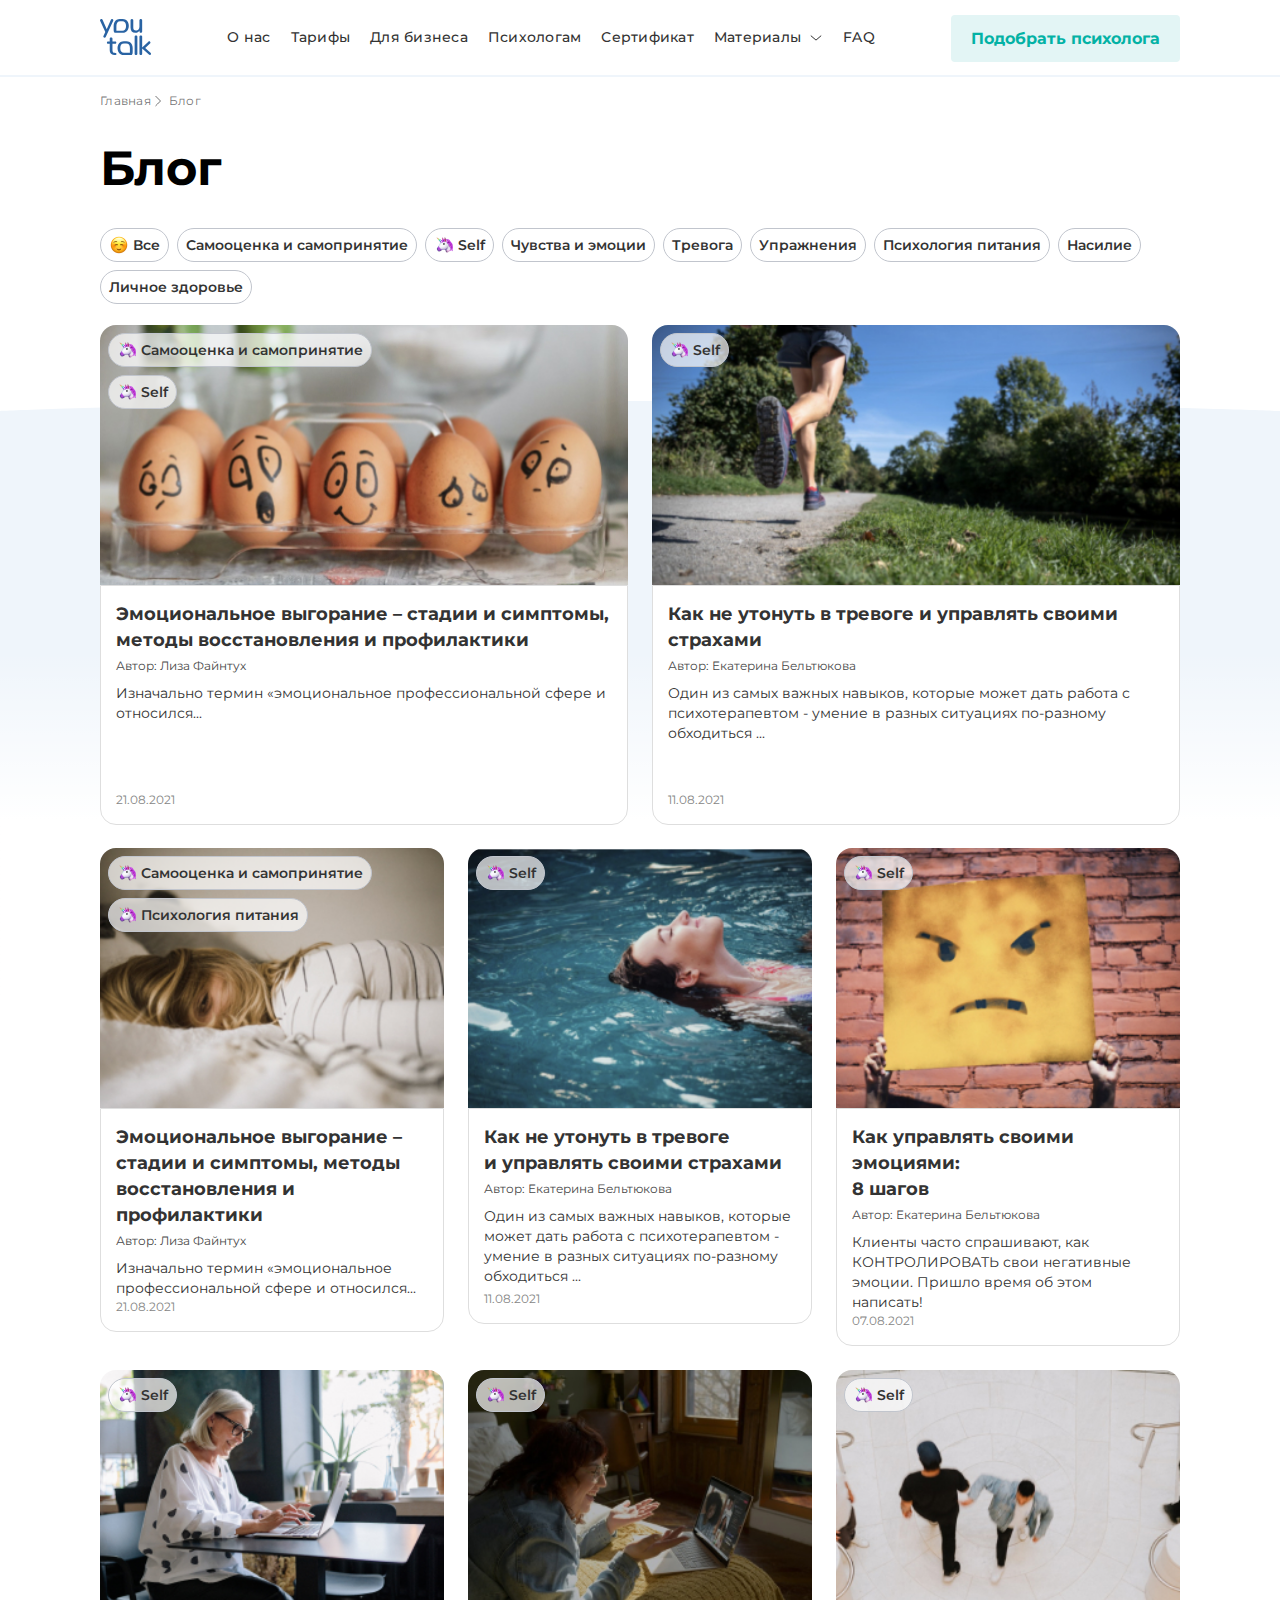
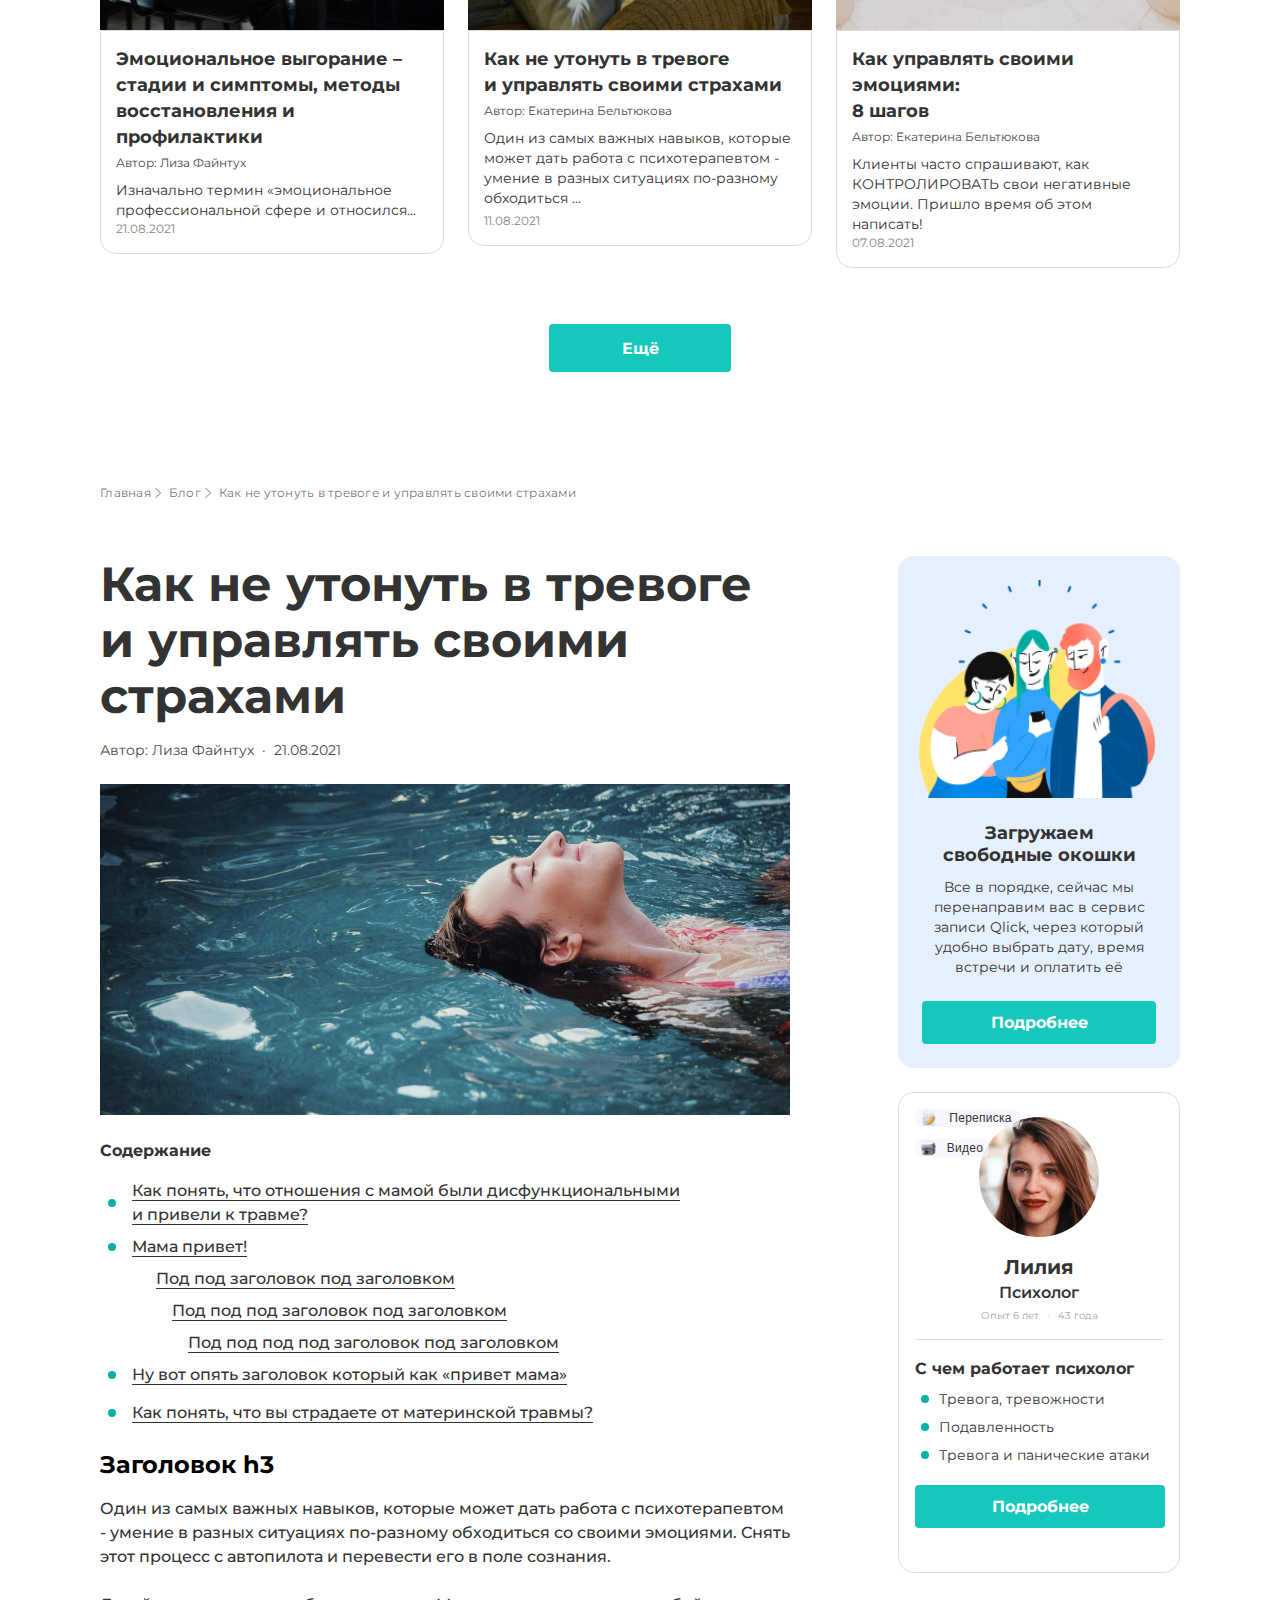
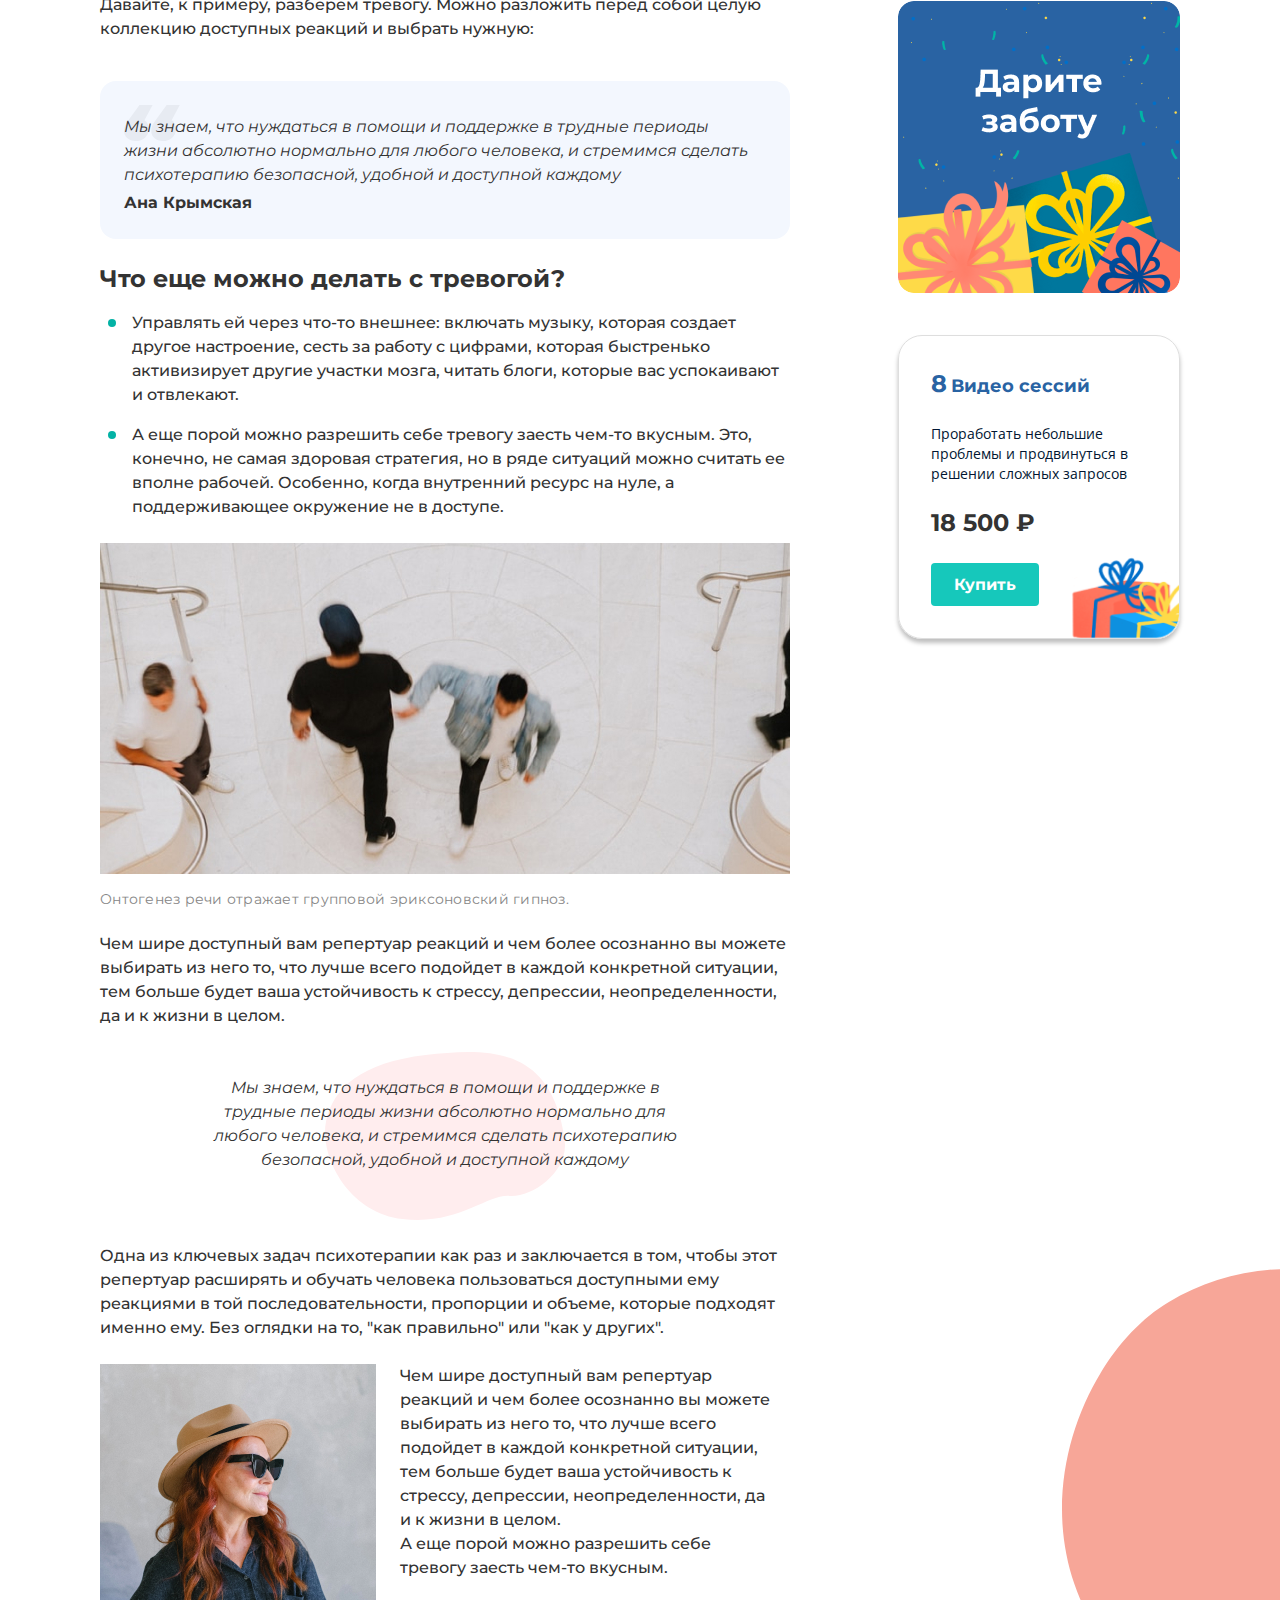
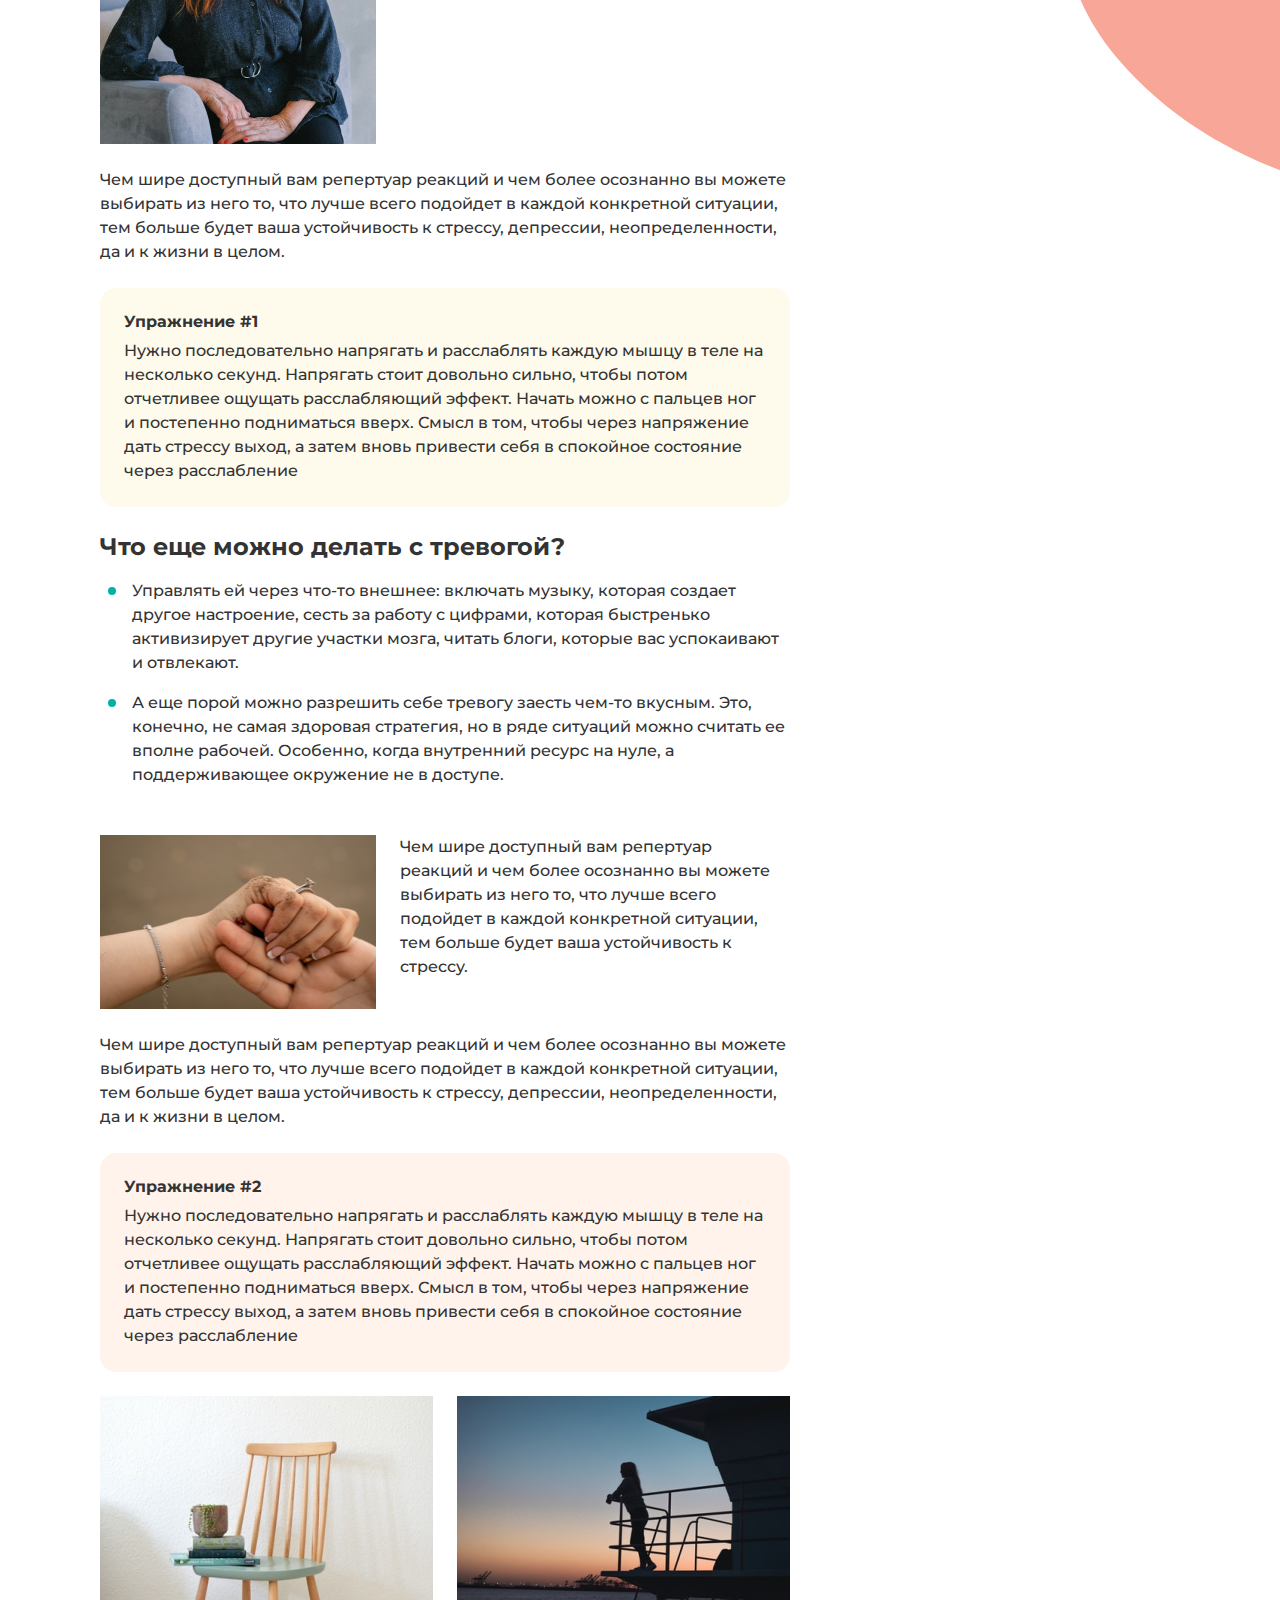
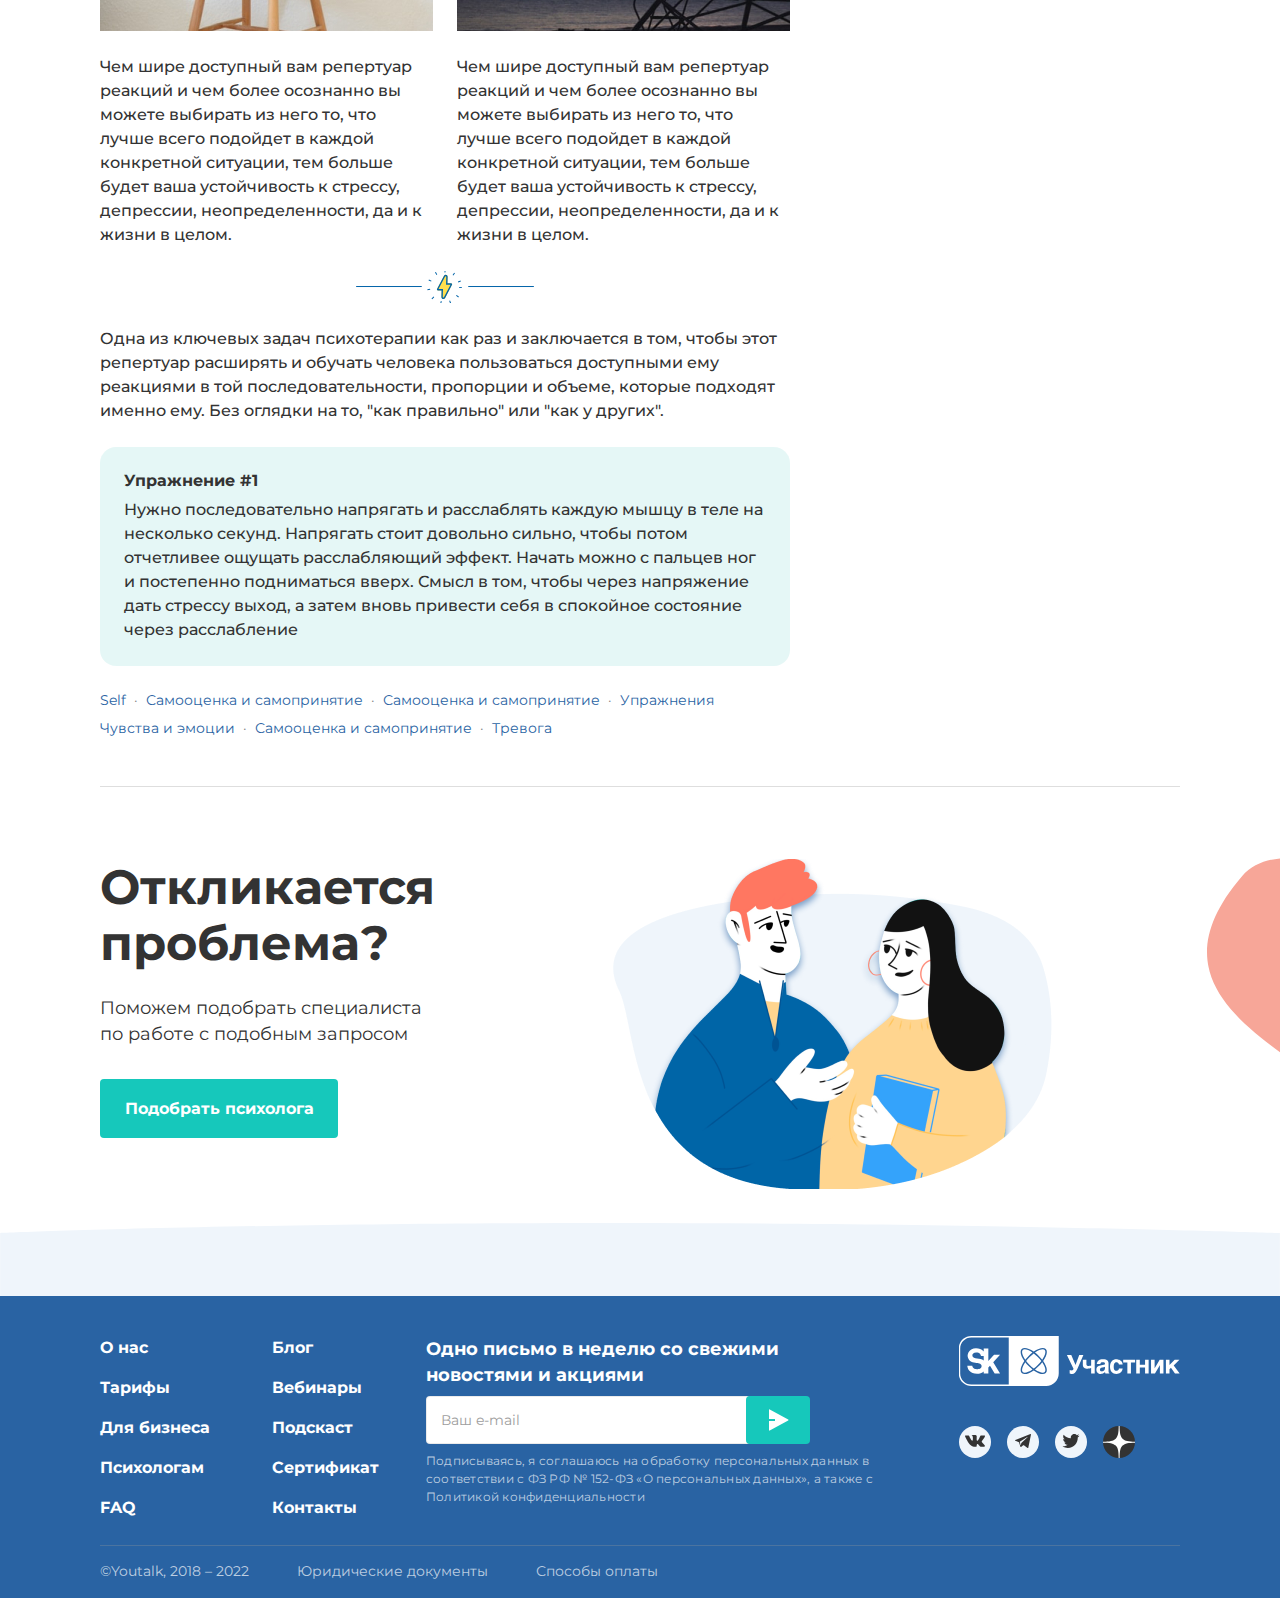
<file: index.html>
<!DOCTYPE html>
<html lang="ru">
<head>
	<meta charset="UTF-8">
	<meta name="viewport" content="width=device-width, initial-scale=1.0">
	<link rel="preconnect" href="https://fonts.googleapis.com">
	<link rel="preconnect" href="https://fonts.gstatic.com" crossorigin>
	<link href="https://fonts.googleapis.com/css2?family=Montserrat:ital,wght@0,400;0,500;0,600;0,700;1,400&family=Open+Sans&display=swap" rel="stylesheet">
	<link rel="stylesheet" href="css/style.css">
	<title>Проект реальный кейс от компании Youtalk 06.11.2023</title>
</head>
<!-- класс grid - сетка для упрощения вёрстки -->
<body>
	<header class="header container" id="home">
		<div class="header__inner">
			<a href="#" class="logo">
				<img class="logo-img" src="images/svg/header/logo.svg" alt="Логотип YouTalk">
			</a>
			<nav class="menu">
				<ul class="menu__list">
					<li>
						<a href="#" class="menu__link">О нас</a>
					</li>
					<li>
						<a href="#" class="menu__link">Тарифы</a>
					</li>
					<li>
						<a href="#" class="menu__link">Для бизнеса</a>
					</li>
					<li>
						<a href="#" class="menu__link">Психологам</a>
					</li>
					<li>
						<a href="#" class="menu__link">Сертификат</a>
					</li>
					<li>
						<div class="wrapper__item">
							<a href="#" class="menu__link">Материалы</a>
							<a href="#" class="menu__link">
								<img class="menu__link-svg" src="images/svg/header/arrow_down.svg" alt="Выподающее меню">
							</a>
						</div>
					</li>
					<li>
						<a href="#" class="menu__link">FAQ</a>
					</li>
				</ul>
			</nav>
			<button class="button header__btn" type="button">Подобрать психолога</button>
			<button class="header__burger" type="button"><img src="/images/svg/header/burger.svg" alt="burger menu" class="header__burger-img"></button>
		</div>
	</header>
	<main class="main">
		<section class="blog" id="blog">
			<div class="blog__background">
				<img class="blog__background-svg" src="images/svg/blog/blog_background.svg" alt="">
			</div>
			<div class="blog__wrapper container">
				<div class="nav-items">
					<a href="#home" class="nav-items__link">Главная</a>
						<img class="nav-items__svg" src="images/svg/generals/arrow_right.svg" alt="стрелка вправо">
					<a href="#blog" class="nav-items__link">Блог</a>
				</div>
				<h2 class="blog__title">Блог</h2>
				<div class="blog__buttons">
					<button class="btn btn--smile" type="button">Все</button>
					<button class="btn" type="button">Самооценка и самопринятие</button>
					<button class="btn btn--unicorn" type="button">Self</button>
					<button class="btn" type="button">Чувства и эмоции</button>
					<button class="btn" type="button">Тревога</button>
					<button class="btn" type="button">Упражнения</button>
					<button class="btn" type="button">Психология питания</button>
					<button class="btn" type="button">Насилие</button>
					<button class="btn" type="button">Личное здоровье</button>
				</div>
				<div class="blog__cards">
					<div class="blog__cards-big">
						<!-- card 01 -->
						<div class="blog__card blog__card--big">
							<div class="blog__card-top blog__card-top--big blog__card-img-01">
								<button class="btn btn--unicorn btn--blog" type="button">Самооценка и самопринятие</button>
								<button class="btn btn--unicorn btn--blog" type="button">Self</button>
							</div>
							<div class="blog__card-bottom blog__card-bottom--big">
								<h3 class="card-bottom__title">Эмоциональное выгорание – стадии и симптомы, методы восстановления и профилактики</h3>
								<p class="card-bottom__author">Автор: Лиза Файнтух</p>
								<p class="card-bottom__text">Изначально термин «эмоциональное профессиональной сфере и относился...</p>
								<time class="card-bottom__date" datetime="2021-08-21">21.08.2021</time>
							</div>
						</div>
						<!-- card 02 -->
						<div class="blog__card blog__card--big">
							<div class="blog__card-top blog__card-top--big blog__card-img-02">
								<button class="btn btn--unicorn btn--blog" type="button">Self</button>
							</div>
							<div class="blog__card-bottom blog__card-bottom--big">
								<h3 class="card-bottom__title">Как не утонуть в тревоге и управлять своими страхами</h3>
								<p class="card-bottom__author">Автор: Екатерина Бельтюкова</p>
								<p class="card-bottom__text">Один из самых важных навыков, которые может дать работа с психотерапевтом - умение в разных ситуациях по-разному обходиться ...</p>
								<time class="card-bottom__date" datetime="2021-08-11">11.08.2021</time>
							</div>
						</div>
					</div>
					<div class="blog__cards-middle">
						<!-- card 03 -->
						<div class="blog__card">
							<div class="blog__card-top blog__card-img-03">
								<button class="btn btn--unicorn btn--blog" type="button">Самооценка и самопринятие</button>
								<button class="btn btn--unicorn btn--blog" type="button">Психология питания</button>
							</div>
							<div class="blog__card-bottom">
								<h3 class="card-bottom__title">Эмоциональное выгорание – стадии и симптомы, методы восстановления и профилактики</h3>
								<p class="card-bottom__author">Автор: Лиза Файнтух</p>
								<p class="card-bottom__text">Изначально термин «эмоциональное профессиональной сфере и относился...</p>
								<time class="card-bottom__date" datetime="2021-08-21">21.08.2021</time>
							</div>
						</div>
						<!-- card 04 -->
						<div class="blog__card">
							<div class="blog__card-top blog__card-img-04">
								<button class="btn btn--unicorn btn--blog" type="button">Self</button>
							</div>
							<div class="blog__card-bottom">
								<h3 class="card-bottom__title">Как не утонуть в тревоге<br>и управлять своими страхами</h3>
								<p class="card-bottom__author">Автор: Екатерина Бельтюкова</p>
								<p class="card-bottom__text">Один из самых важных навыков, которые может дать работа с психотерапевтом - умение в разных ситуациях по-разному обходиться ...</p>
								<time class="card-bottom__date" datetime="2021-08-11">11.08.2021</time>
							</div>
						</div>
						<!-- card 05 -->
						<div class="blog__card">
							<div class="blog__card-top blog__card-img-05">
								<button class="btn btn--unicorn btn--blog" type="button">Self</button>
							</div>
							<div class="blog__card-bottom">
								<h3 class="card-bottom__title">Как управлять своими эмоциями:<br>8 шагов</h3>
								<p class="card-bottom__author">Автор: Екатерина Бельтюкова</p>
								<p class="card-bottom__text">Клиенты часто спрашивают, как КОНТРОЛИРОВАТЬ свои негативные эмоции. Пришло время об этом написать!</p>
								<time class="card-bottom__date" datetime="2021-08-07">07.08.2021</time>
							</div>
						</div>
						<!-- card 06 -->
						<div class="blog__card">
							<div class="blog__card-top blog__card-img-06">
								<button class="btn btn--unicorn btn--blog" type="button">Self</button>
							</div>
							<div class="blog__card-bottom">
								<h3 class="card-bottom__title">Эмоциональное выгорание – стадии и симптомы, методы восстановления и профилактики</h3>
								<p class="card-bottom__author">Автор: Лиза Файнтух</p>
								<p class="card-bottom__text">Изначально термин «эмоциональное профессиональной сфере и относился...</p>
								<time class="card-bottom__date" datetime="2021-08-21">21.08.2021</time>
							</div>
						</div>
						<!-- card 07 -->
						<div class="blog__card">
							<div class="blog__card-top blog__card-img-07">
								<button class="btn btn--unicorn btn--blog" type="button">Self</button>
							</div>
							<div class="blog__card-bottom">
								<h3 class="card-bottom__title">Как не утонуть в тревоге<br>и управлять своими страхами</h3>
								<p class="card-bottom__author">Автор: Екатерина Бельтюкова</p>
								<p class="card-bottom__text">Один из самых важных навыков, которые может дать работа с психотерапевтом - умение в разных ситуациях по-разному обходиться ...</p>
								<time class="card-bottom__date" datetime="2021-08-11">11.08.2021</time>
							</div>
						</div>
						<!-- card 08 -->
						<div class="blog__card">
							<div class="blog__card-top blog__card-img-08">
 								<button class="btn btn--unicorn btn--blog" type="button">Self</button>
							</div>
							<div class="blog__card-bottom">
								<h3 class="card-bottom__title">Как управлять своими эмоциями:<br>8 шагов</h3>
								<p class="card-bottom__author">Автор: Екатерина Бельтюкова</p>
								<p class="card-bottom__text">Клиенты часто спрашивают, как КОНТРОЛИРОВАТЬ свои негативные эмоции. Пришло время об этом написать!</p>
								<time class="card-bottom__date" datetime="2021-08-07">07.08.2021</time>
							</div>
						</div>
					</div>
				</div>
				<button type="button" class="button btn__blog">Ещё</button>
			</div>
		</section>
		<section class="articles">
			<article class="article-first" id="article-first">
				<div class="container">
					<div class="nav-items nav-items__article-first">
						<a href="#home" class="nav-items__link">Главная</a>
						<img class="nav-items__svg" src="/images/svg/generals/arrow_right.svg" alt="стрелка вправо">
						<a href="#blog" class="nav-items__link">Блог</a>
						<img class="nav-items__svg" src="/images/svg/generals/arrow_right.svg" alt="стрелка вправо">
						<a href="#article-first" class="nav-items__link nav-items__link--article-first">Как не утонуть в тревоге и управлять своими страхами</a>
					</div>
					<div class="article-first__inner">
						<div class="article-first__inner-container">
							<h2 class="article-first__title">
								Как не утонуть в тревоге и&#160;управлять своими страхами
							</h2>
							<div class="article-first__subtitle">
								<p class="article-first__subtitle-author">Автор: Лиза Файнтух</p>
								<span class="article-first__subtitle-point">·</span>
								<time class="article-first__subtitle-date" datetime="2021-08-21">21.08.2021</time>
								<span class="article-first__subtitle-point-link">·</span>
								<a href="#" class="article-first__subtitle-link link--1024">Self</a>
							</div>
							<div class="article-first__image-01"></div>
							<div class="article-first__items">
								<h4 class="article-first__items-title">Содержание</h4>
								<div class="article-first__items-links">
									<div class="article-first__item">
										<img src="images/svg/article-first/circle_24.svg" alt="точка" class="circle">
										<a href="#" class="article-first__link">Как понять, что отношения с мамой были дисфункциональными и привели к травме?</a>
									</div>
									<div class="article-first__item item--invisible1024">
										<div class="article-first__item-one item--invisible1024">
											<img src="images/svg/article-first/circle_24.svg" alt="точка" class="circle">
											<a href="#" class="article-first__link">Мама привет!</a>
										</div>
										<a href="#" class="article-first__link article-first__link--ml56 item--invisible1024">Под под заголовок под заголовком</a>
										<a href="#" class="article-first__link article-first__link--ml72 item--invisible1024">Под под под заголовок под заголовком</a>
										<a href="#" class="article-first__link article-first__link--ml88 item--invisible1024">Под под под под заголовок под заголовком</a>
									</div>
									<div class="article-first__item item--invisible1024">
										<img src="images/svg/article-first/circle_24.svg" alt="точка" class="circle item--invisible1024">
										<a href="#" class="article-first__link item--invisible1024">Ну вот опять заголовок который как «привет мама»</a>
									</div>
									<div class="article-first__item">
										<img src="images/svg/article-first/circle_24.svg" alt="точка" class="circle">
										<a href="#" class="article-first__link">Как понять, что вы страдаете от материнской травмы?</a>
									</div>
								</div>
							</div>
							<div class="article-first__content-one">
								<h3 class="content-one__title">Заголовок h3</h3>
								<p class="content-one__text text--type-one">
									Один из самых важных навыков, которые может дать работа с психотерапевтом - умение в разных ситуациях по-разному обходиться со своими эмоциями.  Снять этот процесс с автопилота и перевести его в поле сознания. <br><br> Давайте, к примеру, разберем тревогу. Можно разложить перед собой целую коллекцию доступных реакций и выбрать нужную:
								</p>
							</div>
							<div class="article-first__quote-block">
								<img class="article-first__quote-block-img" src="images/svg/article-first/quotation_marks.svg" alt="кавычки">
								<p class="article-first__quote-block-text">
									Мы знаем, что нуждаться в помощи и поддержке в трудные периоды жизни абсолютно нормально для любого человека, и стремимся сделать психотерапию безопасной, удобной и доступной каждому
								</p>
								<p class="article-first__quote-block-author">
									Ана Крымская
								</p>
							</div>
							<div class="article-first__decision-one">
								<h3 class="decision-one__title">
									Что еще можно делать с тревогой?
								</h3>
								<ul class="decision-one__list">
									<li class="decision-one__item text--type-one">
										<img src="images/svg/article-first/circle_24.svg" alt="точка" class="circle">
										Управлять ей через что-то внешнее: включать музыку, которая создает другое настроение, сесть за работу с цифрами, которая быстренько активизирует другие участки мозга, читать блоги, которые вас успокаивают и отвлекают.
									</li>
									<li class="decision-one__item text--type-one">
										<img src="images/svg/article-first/circle_24.svg" alt="точка" class="circle">
										А еще порой можно разрешить себе тревогу заесть чем-то вкусным. Это, конечно, не самая здоровая стратегия, но в ряде ситуаций можно считать ее вполне рабочей. Особенно, когда внутренний ресурс на нуле, а поддерживающее окружение не в доступе.
									</li>
								</ul>
							</div>
							<div class="article-first__image-02"></div>
							<p class="image-02__subtext">Онтогенез речи отражает групповой эриксоновский гипноз.</p>
							<div class="article-first__content">
								<div class="article-first__content-01">
									<p class="content-01__text text--type-one">
										Чем шире доступный вам репертуар реакций и чем более осознанно вы можете выбирать из него то, что лучше всего подойдет в каждой конкретной ситуации, тем больше будет ваша устойчивость к стрессу, депрессии, неопределенности, да и к жизни в целом.
									</p>
								</div>
								<div class="article-first__content-02">
									<img src="images/svg/article-first/content-02.svg" alt="розовый элипс" class="article-first__content-02-img">
									<p class="content-02__text">
										Мы знаем, что нуждаться в помощи и поддержке в трудные периоды жизни абсолютно нормально для любого человека, и стремимся сделать психотерапию безопасной, удобной и доступной каждому
									</p>
								</div>
								<div class="article-first__content-03">
									<p class="content-03__text text--type-one">
										Одна из ключевых задач психотерапии как раз и заключается в том, чтобы этот репертуар расширять и обучать человека пользоваться доступными ему реакциями в той последовательности, пропорции и объеме, которые подходят именно ему. Без оглядки на то, "как правильно" или "как у других".
									</p>
								</div>
								<div class="article-first__content-04">
									<div class="content-04__img"></div>
									<p class="content-04__text text--type-one">
										Чем шире доступный вам репертуар реакций и чем более осознанно вы можете выбирать из него то, что лучше всего подойдет в каждой конкретной ситуации, тем больше будет ваша устойчивость к стрессу, депрессии, неопределенности, да и к жизни в целом.<br> А еще порой можно разрешить себе тревогу заесть чем-то вкусным.  
									</p>
								</div>
								<div class="article-first__content-05">
									<div class="content-05__text text--type-one">
										Чем шире доступный вам репертуар реакций и чем более осознанно вы можете выбирать из него то, что лучше всего подойдет в каждой конкретной ситуации, тем больше будет ваша устойчивость к стрессу, депрессии, неопределенности, да и к жизни в целом.
									</div>
								</div>
								<div class="article-first__content-06">
									<h4 class="content-06__title">Упражнение #1</h4>
									<p class="content-06__text text--type-one">
										Нужно последовательно напрягать и расслаблять каждую мышцу в теле на несколько секунд. Напрягать стоит довольно сильно, чтобы потом отчетливее ощущать расслабляющий эффект. Начать можно с пальцев ног и постепенно подниматься вверх. Смысл в том, чтобы через напряжение дать стрессу выход, а затем вновь привести себя в спокойное состояние через расслабление
									</p>
								</div>
								<div class="article-first__content-07">
									<h3 class="content-07__title">
										Что еще можно делать с тревогой?
									</h3>
									<ul class="content-07__list">
										<li class="content-07__item text--type-one">
											<img src="images/svg/article-first/circle_24.svg" alt="точка" class="circle">
											Управлять ей через что-то внешнее: включать музыку, которая создает другое настроение, сесть за работу с цифрами, которая быстренько активизирует другие участки мозга, читать блоги, которые вас успокаивают и отвлекают.
										</li>
										<li class="content-07__item text--type-one">
											<img src="images/svg/article-first/circle_24.svg" alt="точка" class="circle">
											А еще порой можно разрешить себе тревогу заесть чем-то вкусным. Это, конечно, не самая здоровая стратегия, но в ряде ситуаций можно считать ее вполне рабочей. Особенно, когда внутренний ресурс на нуле, а поддерживающее окружение не в доступе.
										</li>
									</ul>
								</div>
								<div class="article-first__content-08">
									<div class="content-08__img"></div>
									<div class="content-08__text text--type-one">
										Чем шире доступный вам репертуар реакций и чем более осознанно вы можете выбирать из него то, что лучше всего подойдет в каждой конкретной ситуации, тем больше будет ваша устойчивость к стрессу.
									</div>
								</div>
								<div class="article-first__content-09">
									<div class="content-09__text text--type-one">
										Чем шире доступный вам репертуар реакций и чем более осознанно вы можете выбирать из него то, что лучше всего подойдет в каждой конкретной ситуации, тем больше будет ваша устойчивость к стрессу, депрессии, неопределенности, да и к жизни в целом.
									</div>
								</div>
								<div class="article-first__content-10">
									<h4 class="content-10__title">Упражнение #2</h4>
									<p class="content-10__text text--type-one">
										Нужно последовательно напрягать и расслаблять каждую мышцу в теле на несколько секунд. Напрягать стоит довольно сильно, чтобы потом отчетливее ощущать расслабляющий эффект. Начать можно с пальцев ног и постепенно подниматься вверх. Смысл в том, чтобы через напряжение дать стрессу выход, а затем вновь привести себя в спокойное состояние через расслабление
									</p>
								</div>
								<div class="article-first__content-11">
									<div class="article-first__content-12">
										<div class="content-12__img"></div>
										<p class="content-12__text text--type-one">
											Чем шире доступный вам репертуар реакций и чем более осознанно вы можете выбирать из него то, что лучше всего подойдет в каждой конкретной ситуации, тем больше будет ваша устойчивость к стрессу, депрессии, неопределенности, да и к жизни в целом.
										</p>
									</div>
									<div class="article-first__content-13">
										<div class="content-13__img"></div>
										<p class="content-13__text text--type-one">
											Чем шире доступный вам репертуар реакций и чем более осознанно вы можете выбирать из него то, что лучше всего подойдет в каждой конкретной ситуации, тем больше будет ваша устойчивость к стрессу, депрессии, неопределенности, да и к жизни в целом.
										</p>
									</div>
								</div>
								<div class="article-first__content-14"></div>
								<div class="article-first__content-15">
									<p class="content-15__text text--type-one">
										Одна из ключевых задач психотерапии как раз и заключается в том, чтобы этот репертуар расширять и обучать человека пользоваться доступными ему реакциями в той последовательности, пропорции и объеме, которые подходят именно ему. Без оглядки на то, "как правильно" или "как у других".
									</p>
								</div>
								<div class="article-first__content-16">
									<h4 class="content-16__title">Упражнение #1</h4>
									<p class="content-16__text text--type-one">
										Нужно последовательно напрягать и расслаблять каждую мышцу в теле на несколько секунд. Напрягать стоит довольно сильно, чтобы потом отчетливее ощущать расслабляющий эффект. Начать можно с пальцев ног и постепенно подниматься вверх. Смысл в том, чтобы через напряжение дать стрессу выход, а затем вновь привести себя в спокойное состояние через расслабление
									</p>
								</div>
								<div class="article-first__content-17">
									<a href="#" class="content-17__link">Self</a>
									<a href="#" class="content-17__link">Самооценка и самопринятие</a>
									<a href="#" class="content-17__link">Самооценка и самопринятие</a>
									<a href="#" class="content-17__link">Упражнения</a>
									<a href="#" class="content-17__link">Чувства и эмоции</a>
									<a href="#" class="content-17__link">Самооценка и самопринятие</a>
									<a href="#" class="content-17__link">Тревога</a>
								</div>
							</div>
						</div>
						<div class="article-first__aside-one">
							<div class="aside-one__img"></div>
							<div class="aside-one__desc">
								<h4 class="aside-one__title">
									Загружаем<br>свободные окошки
								</h4>
								<p class="aside-one__text">
									Все в порядке, сейчас мы перенаправим вас в сервис записи Qlick, через который удобно выбрать дату,  время встречи и оплатить её
								</p>
							</div>
							<button class="button btn__article btn__aside btn__aside-one" type="button">Подробнее</button>
						</div>
						<div class="article-first__aside-two">
							<div class="aside-two__top">
								<button class="btn__aside-card btn--list" type="button">Переписка</button>
								<button class="btn__aside-card btn--video" type="button">Видео</button>
							</div>
							<div class="aside-two__bottom">
								<p class="aside-two__bottom-name">
									Лилия
								</p>
								<p class="aside-two__bottom-profession">
									Психолог
								</p>
								<div class="aside-two__bottom-experience">
									<p class="bottom-experience__exp">Опыт 6 лет</p>
									<span class="bottom-experience__point">·</span>
									<p class="bottom-experience__text">43 года </p>
								</div>
								<h4 class="aside-two__bottom-title">С чем работает психолог</h4>
								<div class="bottom__subtitle-items">
									<div class="bottom__subtitle">
										<img src="images/svg/article-first/circle_20.svg" alt="точка" class="circle">
									<p class="bottom-subtitle__text">Тревога, тревожности</p>
									</div>
									<div class="bottom__subtitle">
										<img src="images/svg/article-first/circle_20.svg" alt="точка" class="circle">
									<p class="bottom-subtitle__text">Подавленность</p>
									</div>
									<div class="bottom__subtitle">
										<img src="images/svg/article-first/circle_20.svg" alt="точка" class="circle">
									<p class="bottom-subtitle__text">Тревога и панические атаки</p>
									</div>
								</div>
								<button class="button btn__article btn__aside btn__aside-two" type="button">Подробнее</button>
							</div>
						</div>
						<div class="article-first__aside-three">
							<a href="#" class="aside-three__img"></a>
						</div>
						<div class="article-first__aside-four">
							<div class="aside-four__titles">
								<p class="aside-four__title-number">8</p>
								<p class="aside-four__title">Видео сессий</p>
							</div>
							<p class="aside-four__text">Проработать небольшие проблемы и продвинуться в решении сложных запросов</p>
							<p class="aside-four__price">18 500 ₽</p>
							<button class="button btn__article btn__aside btn__aside-four" type="button">Купить</button>
						</div>
						<div class="article-first__bottom">
							<div class="article-first__bottom-block">
								<h2 class="bottom-block__title">Откликается проблема?</h2>
								<p class="bottom-block__text">
									Поможем подобрать специалиста по&#160;работе с подобным запросом
								</p>
								<button class="button btn__article" type="button">Подобрать психолога</button>
							</div>
						</div>
					</div>
				</div>
				<div class="background-elements">
					<img class="background-elements__bottom-img" src="images/png/article-first/bottom-img.png" alt="беседа">
					<img class="background-elements__bottom-img-01" src="images/svg/article-first/bg_image-01.svg" alt="элипс">
					<img class="background-elements__bottom-img-02" src="images/svg/article-first/bg_image-02.svg" alt="фон">
					<img class="background-elements__bottom" src="images/svg/article-first/article-first-background.svg" alt="элипс">
				</div>
			</article>
		</section>
	</main>
	<footer class="footer" id="footer">
		<div class="footer__top">
			<div class="footer__menu">
				<ul class="menu__left">
					<li>
						<a href="#" class="footer__menu-link">О нас</a>
					</li>
					<li>
						<a href="#" class="footer__menu-link">Тарифы</a>
					</li>
					<li>
						<a href="#" class="footer__menu-link">Для бизнеса</a>
					</li>
					<li>
						<a href="#" class="footer__menu-link">Психологам</a>
					</li>
					<li>
						<a href="#" class="footer__menu-link">FAQ</a>
					</li>
				</ul>
				<ul class="menu__right">
					<li>
						<a href="#blog" class="footer__menu-link">Блог</a>
					</li>
					<li>
						<a href="#" class="footer__menu-link">Вебинары</a>
					</li>
					<li><a
						 href="#" class="footer__menu-link">Подскаст</a>
					</li>
					<li>
						<a href="#" class="footer__menu-link">Сертификат</a>
					</li>
					<li>
						<a href="#" class="footer__menu-link">Контакты</a>
					</li>
				</ul>
			</div>
			<div class="footer__subscription">
				<h3 class="subscription__title">Одно письмо в неделю со свежими<br>новостями и акциями</h3>
				<form action="#" class="subscription__form">
					<label for="email"></label>
					<input class="form__input" id="email" name="email" type="email" placeholder="Ваш e-mail" required>
					<button class="subscription__button" type="submit">
						<img class="subscription__button-img" src="images/svg/footer/logo_arrow.svg" alt="Самолётик">
					</button>
				</form>
				<p class="subscription__text">Подписываясь, я соглашаюсь на обработку персональных данных в соответствии с ФЗ РФ № 152-ФЗ «О персональных данных», а также с Политикой конфиденциальности</p>
			</div>
			<div class="footer__logo">
				<img src="images/svg/footer/logo__participant.svg" alt="логотип Sk">
				<div class="footer__social">
					<div class="footer__social-circle">
						<a href="#" class="footer__social-link">
						<img src="images/svg/footer/logo_vk.svg" alt="логотип Вконтакте"></a>
					</div>
					<div class="footer__social-circle">
						<a href="#" class="footer__social-link">
						<img src="images/svg/footer/logo_telegram.svg" alt="логотип Телеграмм"></a>
					</div>
					<div class="footer__social-circle">
						<a href="#" class="footer__social-link">
						<img src="images/svg/footer/logo_twitter.svg" alt="логотип Твиттер"></a>
					</div>
					<a href="#" class="footer__social-link">
						<img src="images/svg/footer/logo_zen.svg" alt="логотип Дзен"></a>
				</div>
			</div>
		</div>
		<div class="footer__bottom">
			<p class="footer__bottom-text">
				©Youtalk, 2018 – 2022
			</p>
			<a href="#" class="footer__bottom-link">
				Юридические документы
			</a>
			<a href="#" class="footer__bottom-link">
				Способы оплаты
			</a>
		</div>
	</footer>
</body>
</html>
</file>
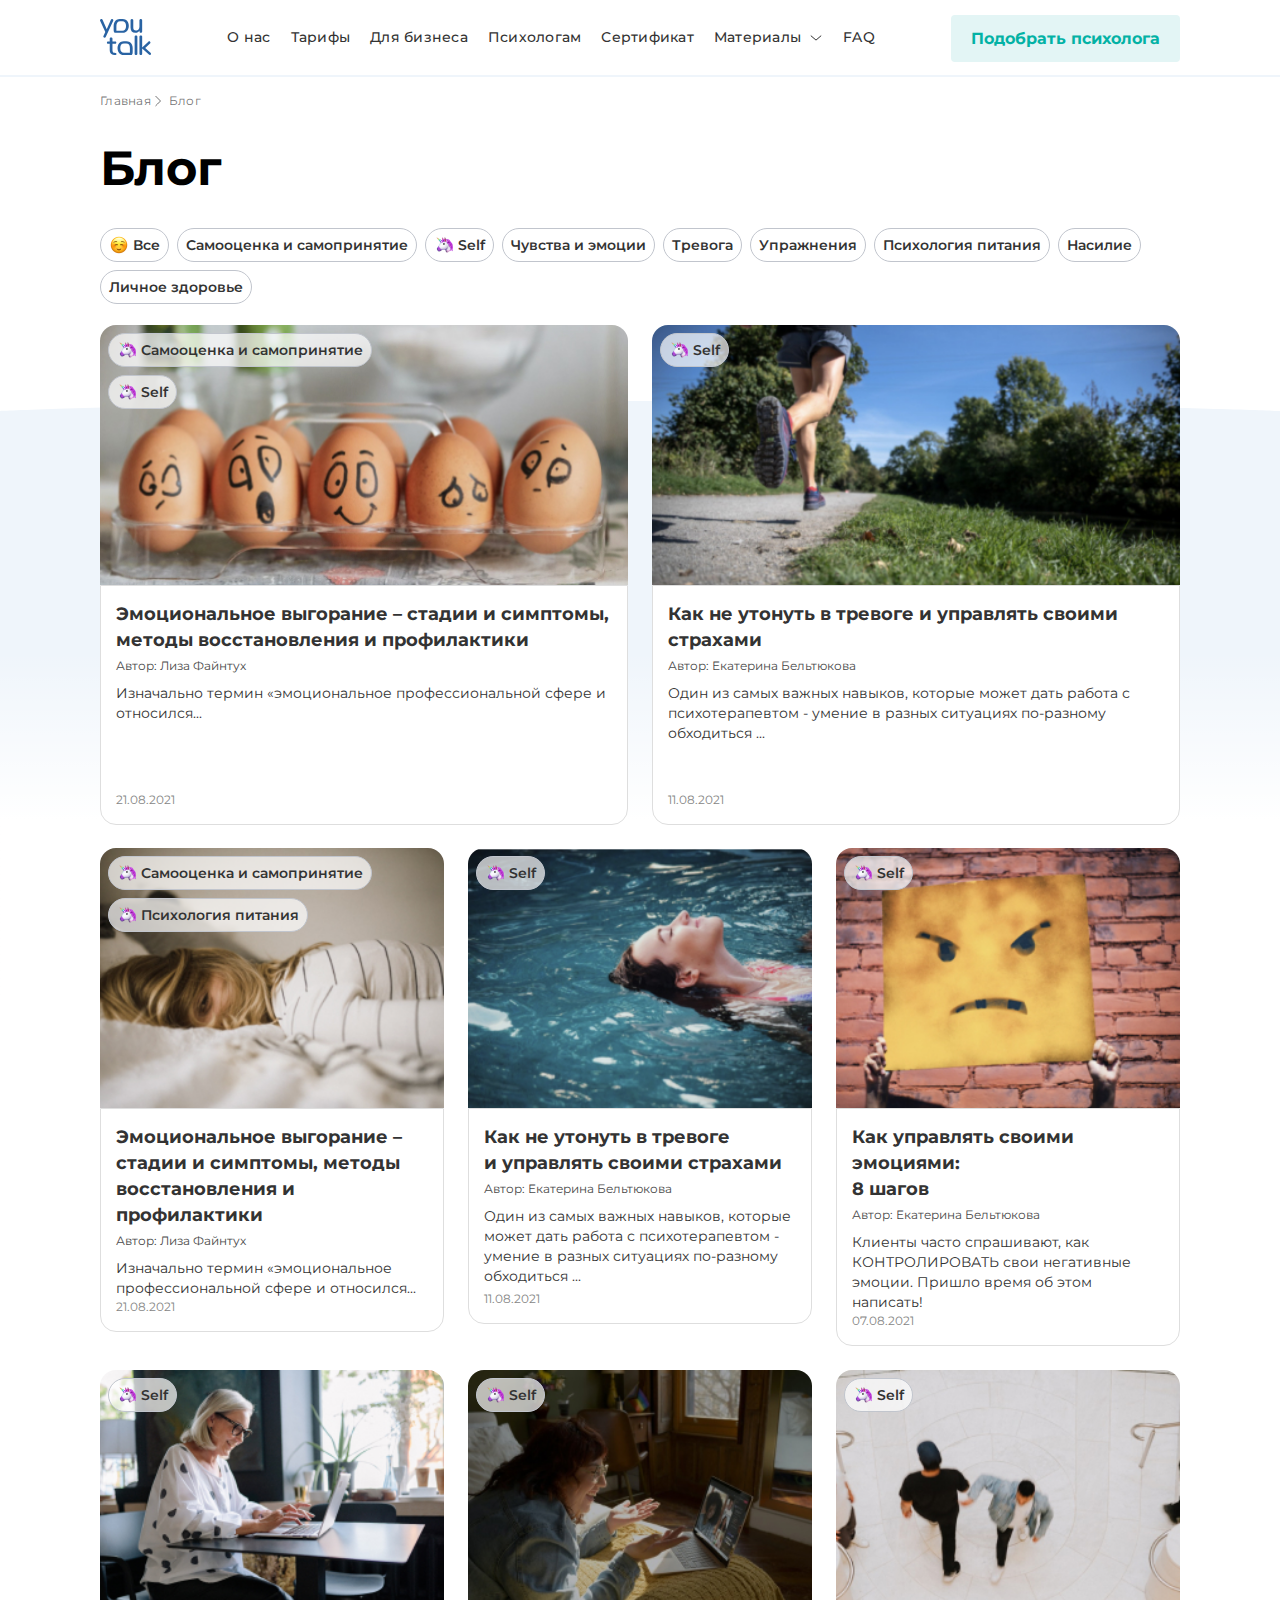
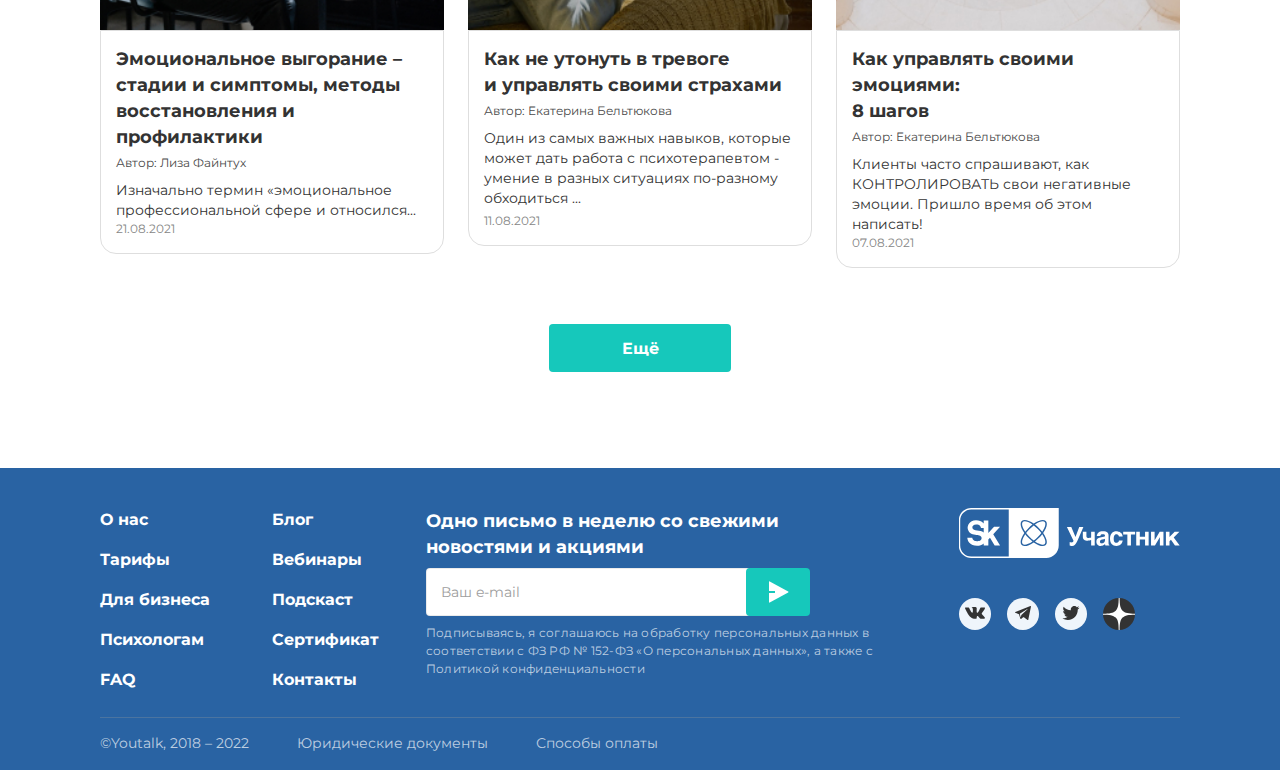
<file: index_page_01.html>
<!DOCTYPE html>
<html lang="ru">
<head>
	<meta charset="UTF-8">
	<meta name="viewport" content="width=device-width, initial-scale=1.0">
	<link rel="preconnect" href="https://fonts.googleapis.com">
	<link rel="preconnect" href="https://fonts.gstatic.com" crossorigin>
	<link href="https://fonts.googleapis.com/css2?family=Montserrat:ital,wght@0,400;0,500;0,600;0,700;1,400&family=Open+Sans&display=swap" rel="stylesheet">
	<link rel="stylesheet" href="css/style.css">
	<title>Youtalk Page Blog</title>
</head>
<body>
	<header class="header container" id="home">
		<div class="header__inner">
			<a href="#" class="logo">
				<img class="logo-img" src="images/svg/header/logo.svg" alt="Логотип YouTalk">
			</a>
			<nav class="menu">
				<ul class="menu__list">
					<li>
						<a href="#" class="menu__link">О нас</a>
					</li>
					<li>
						<a href="#" class="menu__link">Тарифы</a>
					</li>
					<li>
						<a href="#" class="menu__link">Для бизнеса</a>
					</li>
					<li>
						<a href="#" class="menu__link">Психологам</a>
					</li>
					<li>
						<a href="#" class="menu__link">Сертификат</a>
					</li>
					<li>
						<div class="wrapper__item">
							<a href="#" class="menu__link">Материалы</a>
							<a href="#" class="menu__link">
								<img class="menu__link-svg" src="images/svg/header/arrow_down.svg" alt="Выподающее меню">
							</a>
						</div>
					</li>
					<li>
						<a href="#" class="menu__link">FAQ</a>
					</li>
				</ul>
			</nav>
			<button class="button header__btn" type="button">Подобрать психолога</button>
			<button class="header__burger" type="button"><img src="/images/svg/header/burger.svg" alt="burger menu" class="header__burger-img"></button>
		</div>
	</header>
	<main class="main">
		<section class="blog" id="blog">
			<div class="blog__background">
				<img class="blog__background-svg" src="images/svg/blog/blog_background.svg" alt="">
			</div>
			<div class="blog__wrapper container">
				<div class="nav-items">
					<a href="#home" class="nav-items__link">Главная</a>
						<img class="nav-items__svg" src="images/svg/generals/arrow_right.svg" alt="стрелка вправо">
					<a href="#blog" class="nav-items__link">Блог</a>
				</div>
				<h2 class="blog__title">Блог</h2>
				<div class="blog__buttons">
					<button class="btn btn--smile" type="button">Все</button>
					<button class="btn" type="button">Самооценка и самопринятие</button>
					<button class="btn btn--unicorn" type="button">Self</button>
					<button class="btn" type="button">Чувства и эмоции</button>
					<button class="btn" type="button">Тревога</button>
					<button class="btn" type="button">Упражнения</button>
					<button class="btn" type="button">Психология питания</button>
					<button class="btn" type="button">Насилие</button>
					<button class="btn" type="button">Личное здоровье</button>
				</div>
				<div class="blog__cards">
					<div class="blog__cards-big">
						<!-- card 01 -->
						<div class="blog__card blog__card--big">
							<div class="blog__card-top blog__card-top--big blog__card-img-01">
								<button class="btn btn--unicorn btn--blog" type="button">Самооценка и самопринятие</button>
								<button class="btn btn--unicorn btn--blog" type="button">Self</button>
							</div>
							<div class="blog__card-bottom blog__card-bottom--big">
								<h3 class="card-bottom__title">Эмоциональное выгорание – стадии и симптомы, методы восстановления и профилактики</h3>
								<p class="card-bottom__author">Автор: Лиза Файнтух</p>
								<p class="card-bottom__text">Изначально термин «эмоциональное профессиональной сфере и относился...</p>
								<time class="card-bottom__date" datetime="2021-08-21">21.08.2021</time>
							</div>
						</div>
						<!-- card 02 -->
						<div class="blog__card blog__card--big">
							<div class="blog__card-top blog__card-top--big blog__card-img-02">
								<button class="btn btn--unicorn btn--blog" type="button">Self</button>
							</div>
							<div class="blog__card-bottom blog__card-bottom--big">
								<h3 class="card-bottom__title">Как не утонуть в тревоге и управлять своими страхами</h3>
								<p class="card-bottom__author">Автор: Екатерина Бельтюкова</p>
								<p class="card-bottom__text">Один из самых важных навыков, которые может дать работа с психотерапевтом - умение в разных ситуациях по-разному обходиться ...</p>
								<time class="card-bottom__date" datetime="2021-08-11">11.08.2021</time>
							</div>
						</div>
					</div>
					<div class="blog__cards-middle">
						<!-- card 03 -->
						<div class="blog__card">
							<div class="blog__card-top blog__card-img-03">
								<button class="btn btn--unicorn btn--blog" type="button">Самооценка и самопринятие</button>
								<button class="btn btn--unicorn btn--blog" type="button">Психология питания</button>
							</div>
							<div class="blog__card-bottom">
								<h3 class="card-bottom__title">Эмоциональное выгорание – стадии и симптомы, методы восстановления и профилактики</h3>
								<p class="card-bottom__author">Автор: Лиза Файнтух</p>
								<p class="card-bottom__text">Изначально термин «эмоциональное профессиональной сфере и относился...</p>
								<time class="card-bottom__date" datetime="2021-08-21">21.08.2021</time>
							</div>
						</div>
						<!-- card 04 -->
						<div class="blog__card">
							<div class="blog__card-top blog__card-img-04">
								<button class="btn btn--unicorn btn--blog" type="button">Self</button>
							</div>
							<div class="blog__card-bottom">
								<h3 class="card-bottom__title">Как не утонуть в тревоге<br>и управлять своими страхами</h3>
								<p class="card-bottom__author">Автор: Екатерина Бельтюкова</p>
								<p class="card-bottom__text">Один из самых важных навыков, которые может дать работа с психотерапевтом - умение в разных ситуациях по-разному обходиться ...</p>
								<time class="card-bottom__date" datetime="2021-08-11">11.08.2021</time>
							</div>
						</div>
						<!-- card 05 -->
						<div class="blog__card">
							<div class="blog__card-top blog__card-img-05">
								<button class="btn btn--unicorn btn--blog" type="button">Self</button>
							</div>
							<div class="blog__card-bottom">
								<h3 class="card-bottom__title">Как управлять своими эмоциями:<br>8 шагов</h3>
								<p class="card-bottom__author">Автор: Екатерина Бельтюкова</p>
								<p class="card-bottom__text">Клиенты часто спрашивают, как КОНТРОЛИРОВАТЬ свои негативные эмоции. Пришло время об этом написать!</p>
								<time class="card-bottom__date" datetime="2021-08-07">07.08.2021</time>
							</div>
						</div>
						<!-- card 06 -->
						<div class="blog__card">
							<div class="blog__card-top blog__card-img-06">
								<button class="btn btn--unicorn btn--blog" type="button">Self</button>
							</div>
							<div class="blog__card-bottom">
								<h3 class="card-bottom__title">Эмоциональное выгорание – стадии и симптомы, методы восстановления и профилактики</h3>
								<p class="card-bottom__author">Автор: Лиза Файнтух</p>
								<p class="card-bottom__text">Изначально термин «эмоциональное профессиональной сфере и относился...</p>
								<time class="card-bottom__date" datetime="2021-08-21">21.08.2021</time>
							</div>
						</div>
						<!-- card 07 -->
						<div class="blog__card">
							<div class="blog__card-top blog__card-img-07">
								<button class="btn btn--unicorn btn--blog" type="button">Self</button>
							</div>
							<div class="blog__card-bottom">
								<h3 class="card-bottom__title">Как не утонуть в тревоге<br>и управлять своими страхами</h3>
								<p class="card-bottom__author">Автор: Екатерина Бельтюкова</p>
								<p class="card-bottom__text">Один из самых важных навыков, которые может дать работа с психотерапевтом - умение в разных ситуациях по-разному обходиться ...</p>
								<time class="card-bottom__date" datetime="2021-08-11">11.08.2021</time>
							</div>
						</div>
						<!-- card 08 -->
						<div class="blog__card">
							<div class="blog__card-top blog__card-img-08">
 								<button class="btn btn--unicorn btn--blog" type="button">Self</button>
							</div>
							<div class="blog__card-bottom">
								<h3 class="card-bottom__title">Как управлять своими эмоциями:<br>8 шагов</h3>
								<p class="card-bottom__author">Автор: Екатерина Бельтюкова</p>
								<p class="card-bottom__text">Клиенты часто спрашивают, как КОНТРОЛИРОВАТЬ свои негативные эмоции. Пришло время об этом написать!</p>
								<time class="card-bottom__date" datetime="2021-08-07">07.08.2021</time>
							</div>
						</div>
					</div>
				</div>
				<button type="button" class="button btn__blog">Ещё</button>
			</div>
		</section>
	</main>
	<footer class="footer" id="footer">
		<div class="footer__top">
			<div class="footer__menu">
				<ul class="menu__left">
					<li>
						<a href="#" class="footer__menu-link">О нас</a>
					</li>
					<li>
						<a href="#" class="footer__menu-link">Тарифы</a>
					</li>
					<li>
						<a href="#" class="footer__menu-link">Для бизнеса</a>
					</li>
					<li>
						<a href="#" class="footer__menu-link">Психологам</a>
					</li>
					<li>
						<a href="#" class="footer__menu-link">FAQ</a>
					</li>
				</ul>
				<ul class="menu__right">
					<li>
						<a href="#blog" class="footer__menu-link">Блог</a>
					</li>
					<li>
						<a href="#" class="footer__menu-link">Вебинары</a>
					</li>
					<li><a
						 href="#" class="footer__menu-link">Подскаст</a>
					</li>
					<li>
						<a href="#" class="footer__menu-link">Сертификат</a>
					</li>
					<li>
						<a href="#" class="footer__menu-link">Контакты</a>
					</li>
				</ul>
			</div>
			<div class="footer__subscription">
				<h3 class="subscription__title">Одно письмо в неделю со свежими<br>новостями и акциями</h3>
				<form action="#" class="subscription__form">
					<label for="email"></label>
					<input class="form__input" id="email" name="email" type="email" placeholder="Ваш e-mail" required>
					<button class="subscription__button" type="submit">
						<img class="subscription__button-img" src="images/svg/footer/logo_arrow.svg" alt="Самолётик">
					</button>
				</form>
				<p class="subscription__text">Подписываясь, я соглашаюсь на обработку персональных данных в соответствии с ФЗ РФ № 152-ФЗ «О персональных данных», а также с Политикой конфиденциальности</p>
			</div>
			<div class="footer__logo">
				<img src="images/svg/footer/logo__participant.svg" alt="логотип Sk">
				<div class="footer__social">
					<div class="footer__social-circle">
						<a href="#" class="footer__social-link">
						<img src="images/svg/footer/logo_vk.svg" alt="логотип Вконтакте"></a>
					</div>
					<div class="footer__social-circle">
						<a href="#" class="footer__social-link">
						<img src="images/svg/footer/logo_telegram.svg" alt="логотип Телеграмм"></a>
					</div>
					<div class="footer__social-circle">
						<a href="#" class="footer__social-link">
						<img src="images/svg/footer/logo_twitter.svg" alt="логотип Твиттер"></a>
					</div>
					<a href="#" class="footer__social-link">
						<img src="images/svg/footer/logo_zen.svg" alt="логотип Дзен"></a>
				</div>
			</div>
		</div>
		<div class="footer__bottom">
			<p class="footer__bottom-text">
				©Youtalk, 2018 – 2022
			</p>
			<a href="#" class="footer__bottom-link">
				Юридические документы
			</a>
			<a href="#" class="footer__bottom-link">
				Способы оплаты
			</a>
		</div>
	</footer>
</body>
</html>
</file>
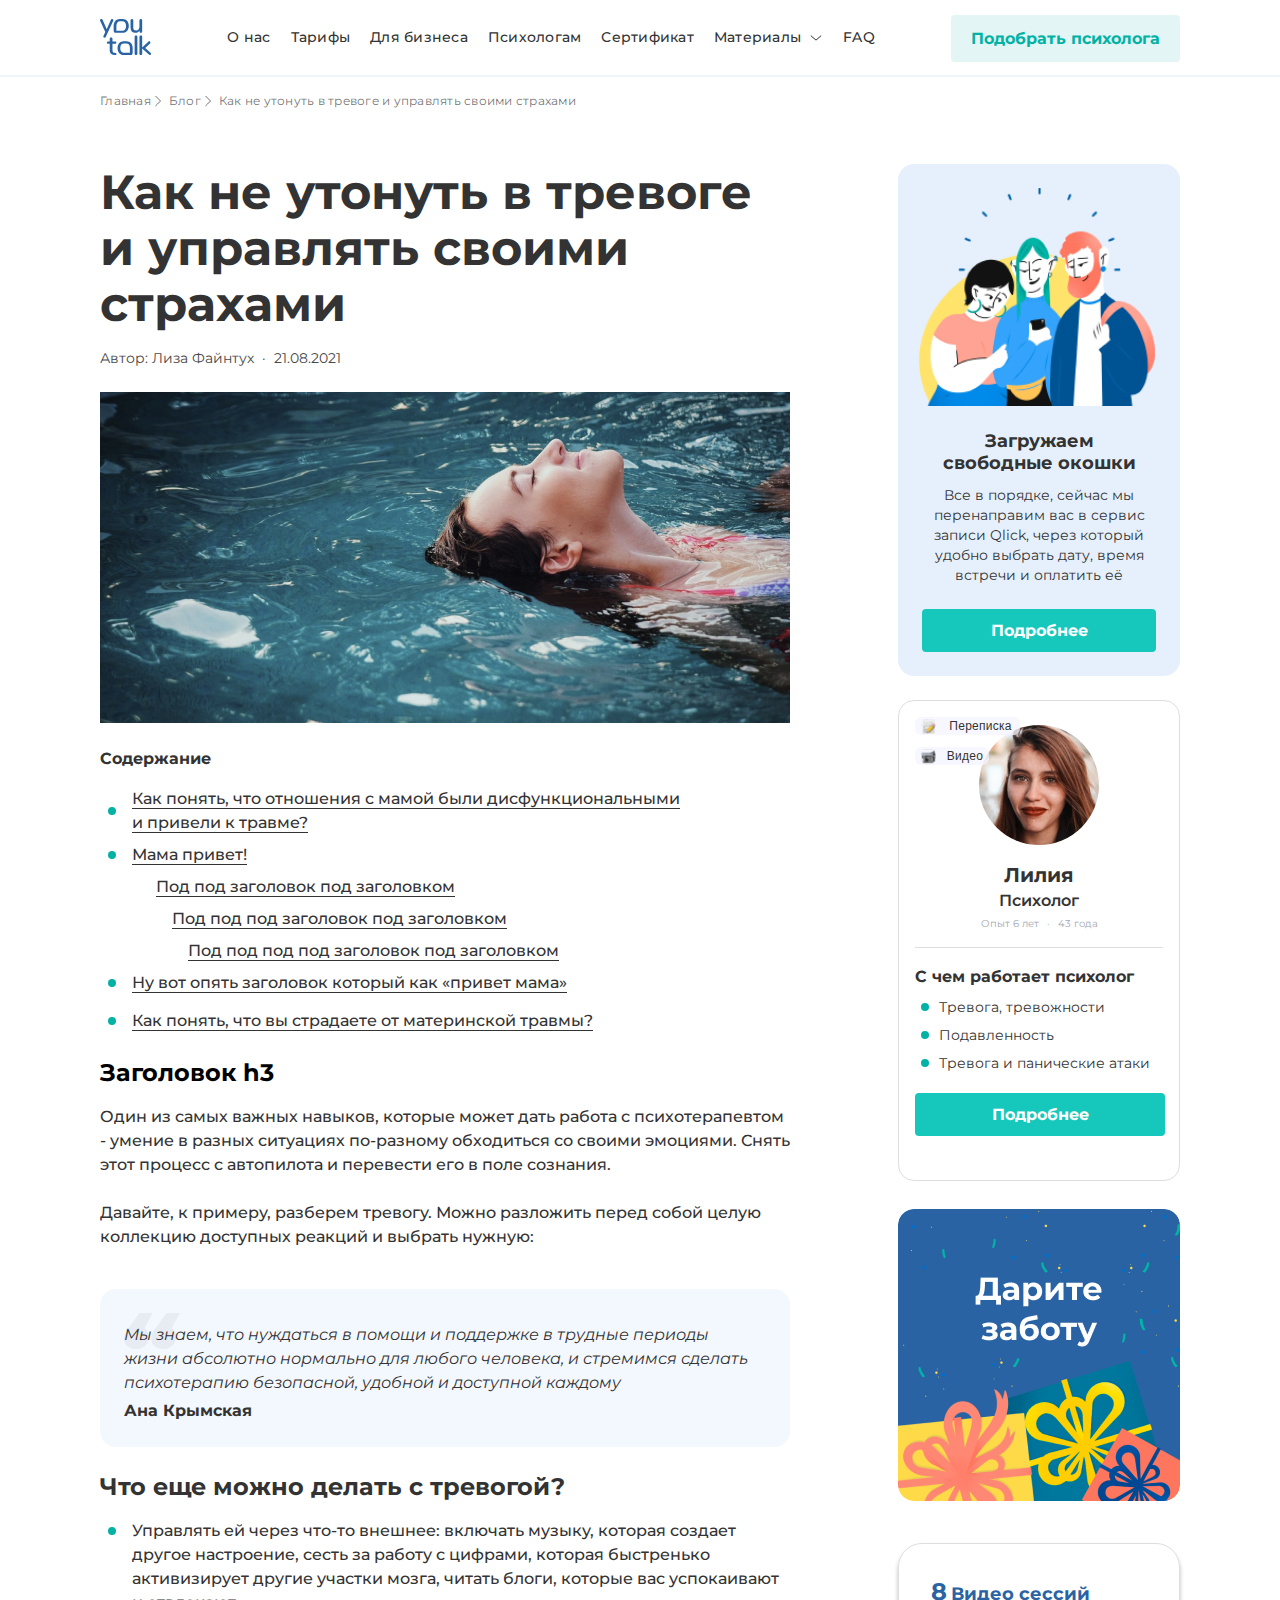
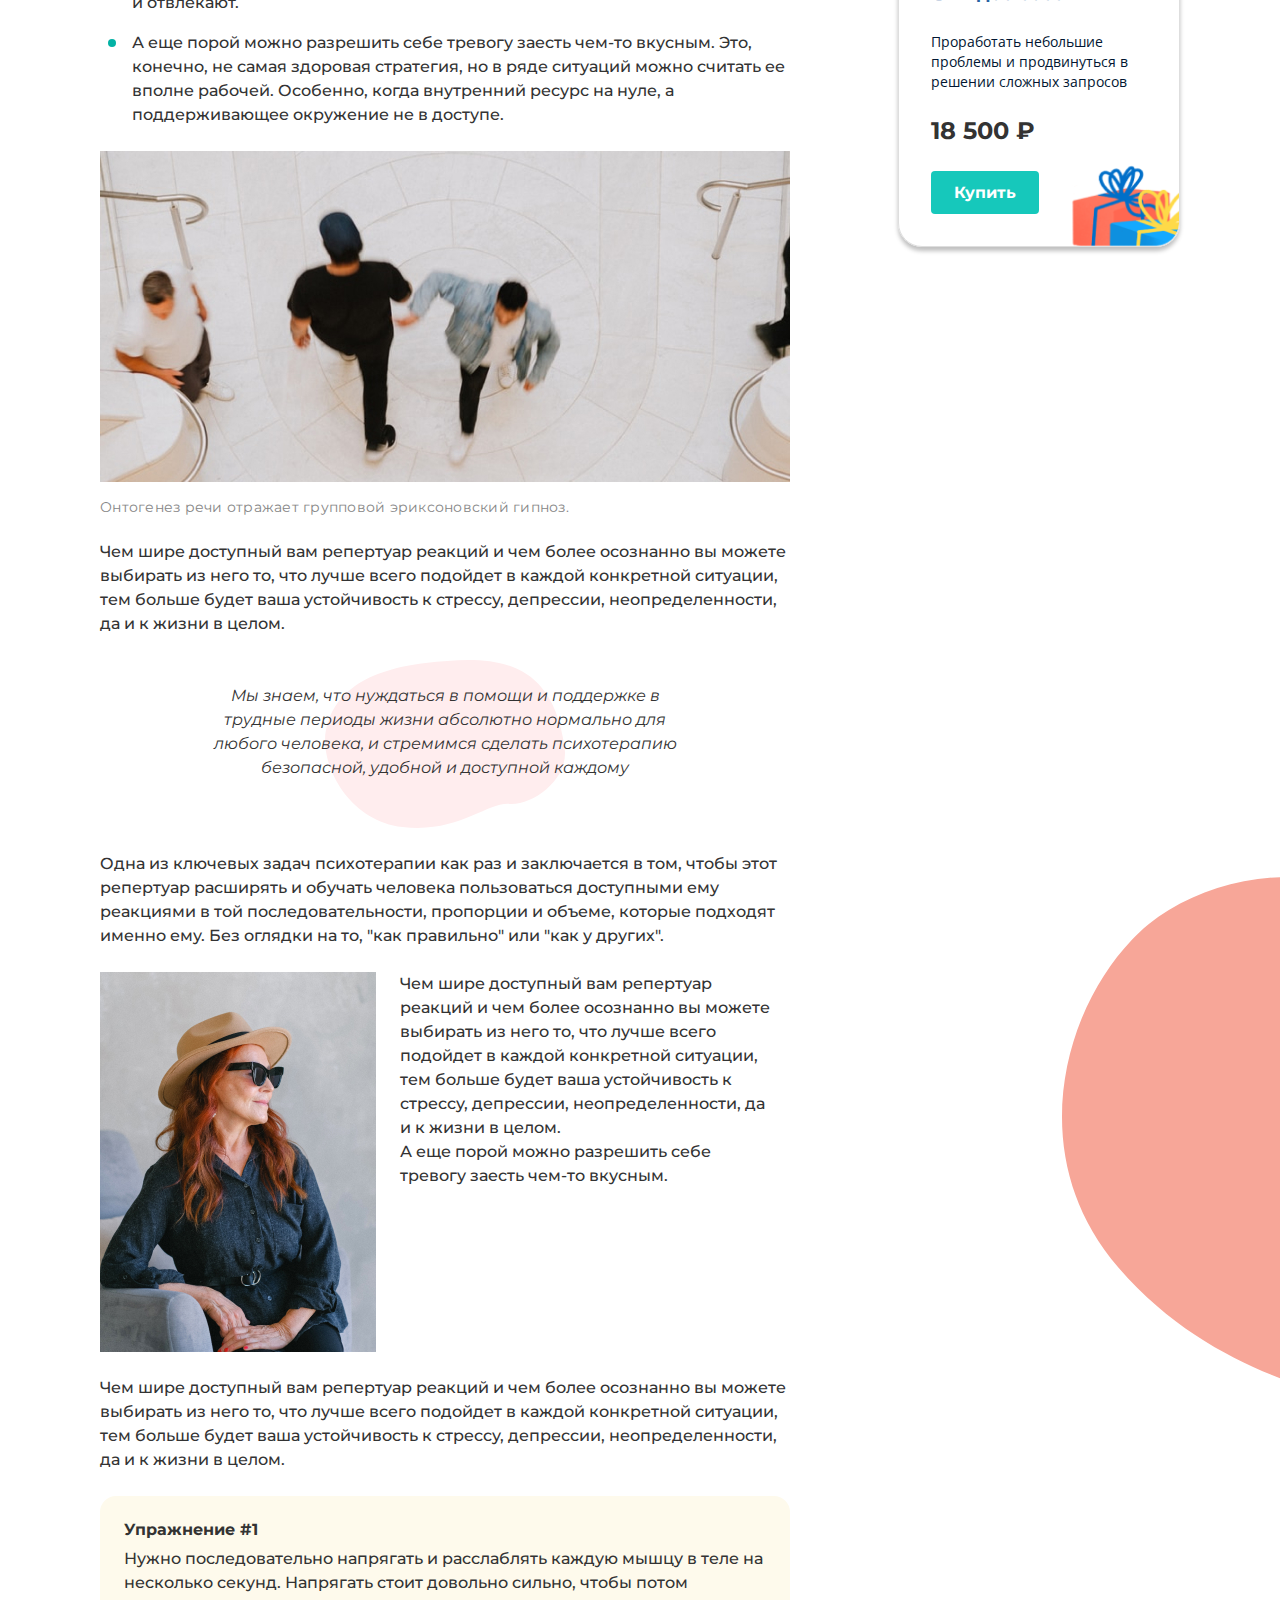
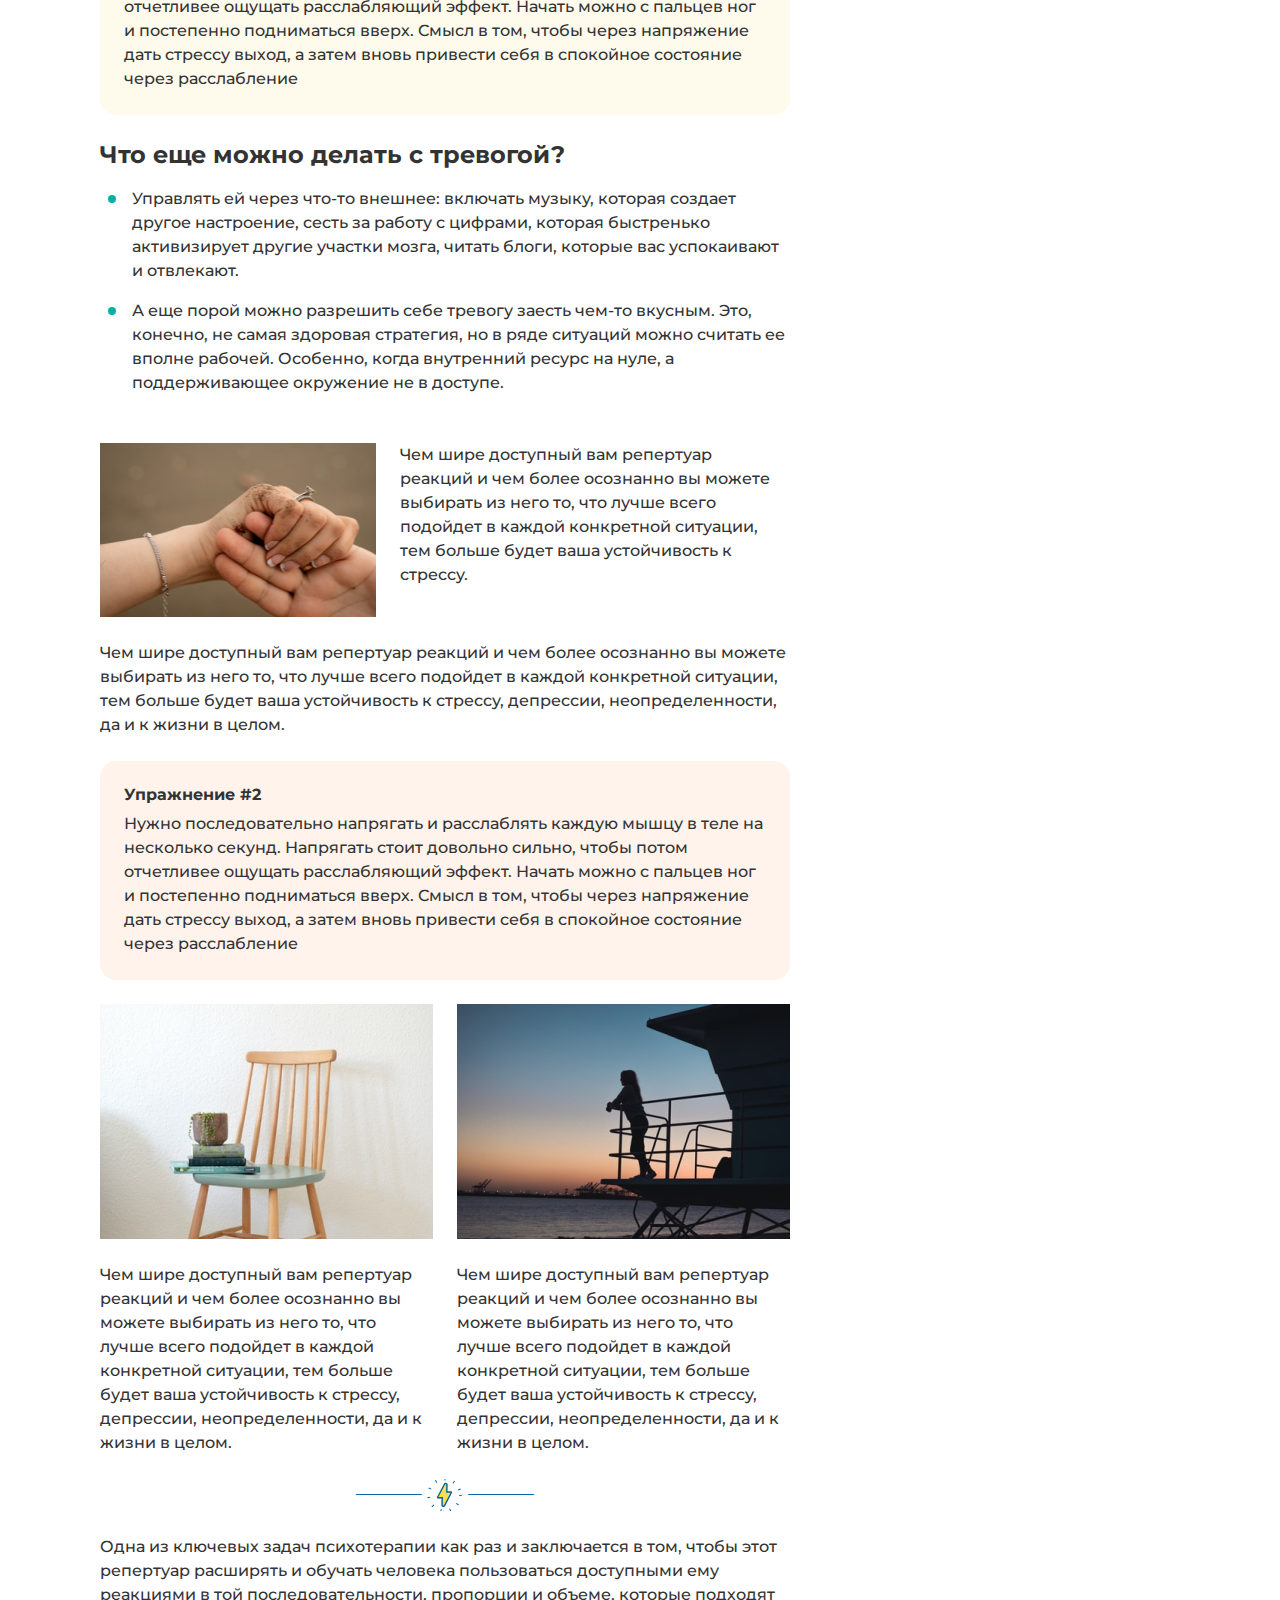
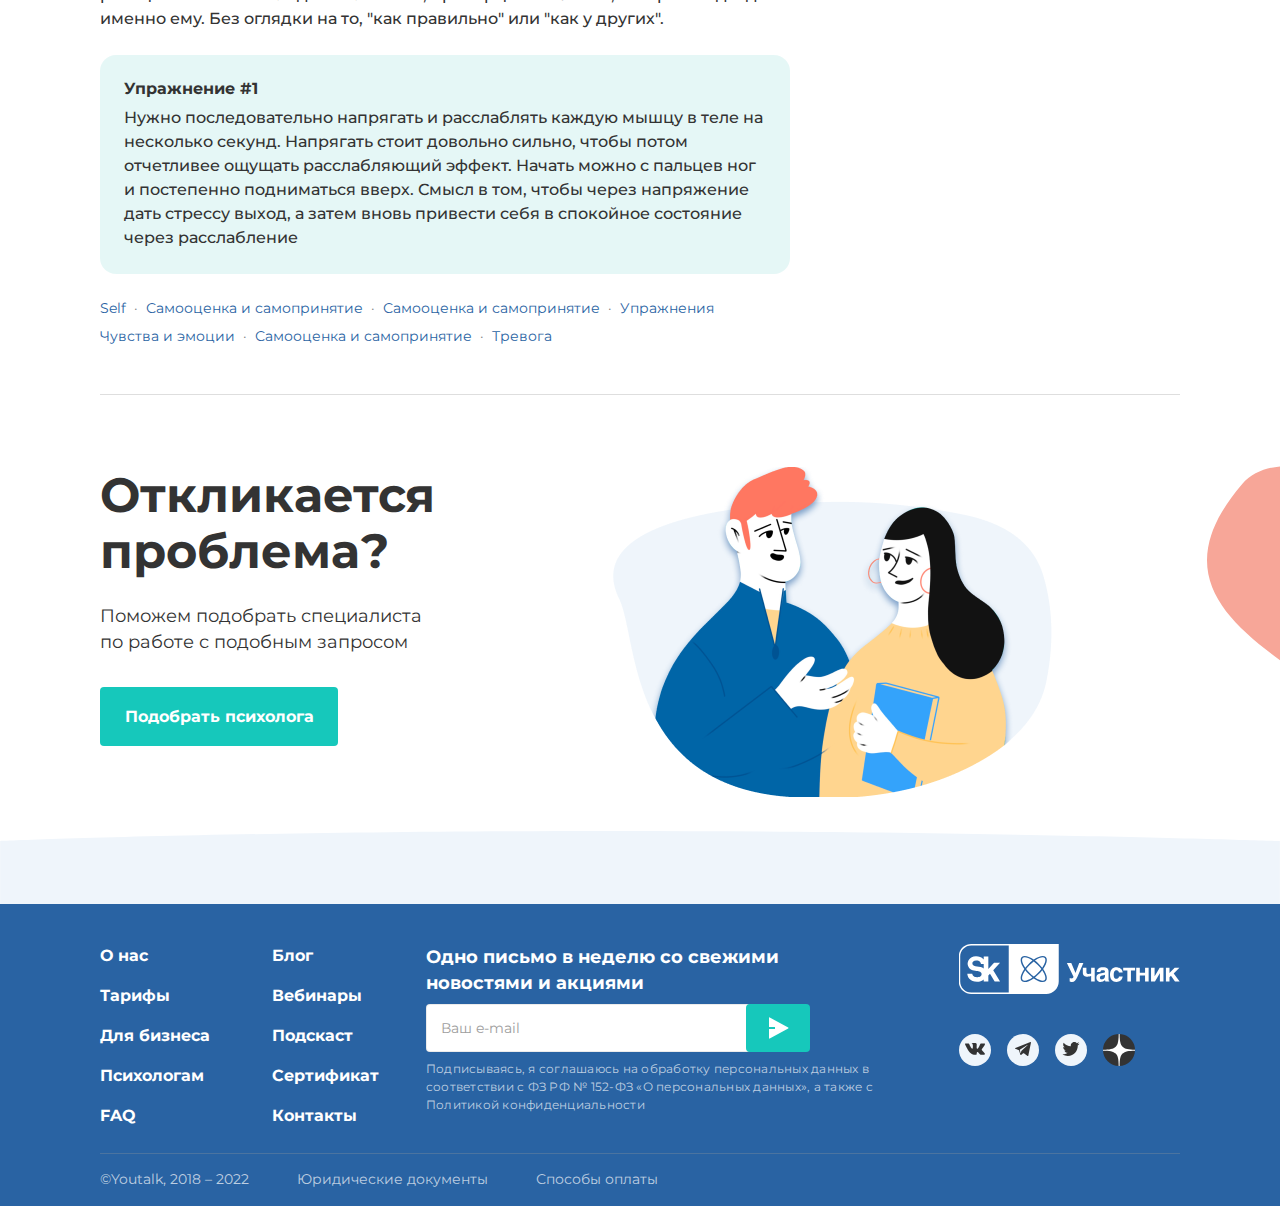
<file: index_page_02.html>
<!DOCTYPE html>
<html lang="ru">
<head>
	<meta charset="UTF-8">
	<meta name="viewport" content="width=device-width, initial-scale=1.0">
	<link rel="preconnect" href="https://fonts.googleapis.com">
	<link rel="preconnect" href="https://fonts.gstatic.com" crossorigin>
	<link href="https://fonts.googleapis.com/css2?family=Montserrat:ital,wght@0,400;0,500;0,600;0,700;1,400&family=Open+Sans&display=swap" rel="stylesheet">
	<link rel="stylesheet" href="css/style.css">
	<title>Youtalk Page Article</title>
</head>
<body>
	<header class="header container" id="home">
		<div class="header__inner">
			<a href="#" class="logo">
				<img class="logo-img" src="images/svg/header/logo.svg" alt="Логотип YouTalk">
			</a>
			<nav class="menu">
				<ul class="menu__list">
					<li>
						<a href="#" class="menu__link">О нас</a>
					</li>
					<li>
						<a href="#" class="menu__link">Тарифы</a>
					</li>
					<li>
						<a href="#" class="menu__link">Для бизнеса</a>
					</li>
					<li>
						<a href="#" class="menu__link">Психологам</a>
					</li>
					<li>
						<a href="#" class="menu__link">Сертификат</a>
					</li>
					<li>
						<div class="wrapper__item">
							<a href="#" class="menu__link">Материалы</a>
							<a href="#" class="menu__link">
								<img class="menu__link-svg" src="images/svg/header/arrow_down.svg" alt="Выподающее меню">
							</a>
						</div>
					</li>
					<li>
						<a href="#" class="menu__link">FAQ</a>
					</li>
				</ul>
			</nav>
			<button class="button header__btn" type="button">Подобрать психолога</button>
			<button class="header__burger" type="button"><img src="/images/svg/header/burger.svg" alt="burger menu" class="header__burger-img"></button>
		</div>
	</header>
	<main class="main">
		<section class="articles">
			<article class="article-first" id="article-first">
				<div class="container">
					<div class="nav-items nav-items__article-first">
						<a href="#home" class="nav-items__link">Главная</a>
						<img class="nav-items__svg" src="/images/svg/generals/arrow_right.svg" alt="стрелка вправо">
						<a href="#blog" class="nav-items__link">Блог</a>
						<img class="nav-items__svg" src="/images/svg/generals/arrow_right.svg" alt="стрелка вправо">
						<a href="#article-first" class="nav-items__link nav-items__link--article-first">Как не утонуть в тревоге и управлять своими страхами</a>
					</div>
					<div class="article-first__inner">
						<div class="article-first__inner-container">
							<h2 class="article-first__title">
								Как не утонуть в тревоге и&#160;управлять своими страхами
							</h2>
							<div class="article-first__subtitle">
								<p class="article-first__subtitle-author">Автор: Лиза Файнтух</p>
								<span class="article-first__subtitle-point">·</span>
								<time class="article-first__subtitle-date" datetime="2021-08-21">21.08.2021</time>
								<span class="article-first__subtitle-point-link">·</span>
								<a href="#" class="article-first__subtitle-link link--1024">Self</a>
							</div>
							<div class="article-first__image-01"></div>
							<div class="article-first__items">
								<h4 class="article-first__items-title">Содержание</h4>
								<div class="article-first__items-links">
									<div class="article-first__item">
										<img src="images/svg/article-first/circle_24.svg" alt="точка" class="circle">
										<a href="#" class="article-first__link">Как понять, что отношения с мамой были дисфункциональными и привели к травме?</a>
									</div>
									<div class="article-first__item item--invisible1024">
										<div class="article-first__item-one item--invisible1024">
											<img src="images/svg/article-first/circle_24.svg" alt="точка" class="circle">
											<a href="#" class="article-first__link">Мама привет!</a>
										</div>
										<a href="#" class="article-first__link article-first__link--ml56 item--invisible1024">Под под заголовок под заголовком</a>
										<a href="#" class="article-first__link article-first__link--ml72 item--invisible1024">Под под под заголовок под заголовком</a>
										<a href="#" class="article-first__link article-first__link--ml88 item--invisible1024">Под под под под заголовок под заголовком</a>
									</div>
									<div class="article-first__item item--invisible1024">
										<img src="images/svg/article-first/circle_24.svg" alt="точка" class="circle item--invisible1024">
										<a href="#" class="article-first__link item--invisible1024">Ну вот опять заголовок который как «привет мама»</a>
									</div>
									<div class="article-first__item">
										<img src="images/svg/article-first/circle_24.svg" alt="точка" class="circle">
										<a href="#" class="article-first__link">Как понять, что вы страдаете от материнской травмы?</a>
									</div>
								</div>
							</div>
							<div class="article-first__content-one">
								<h3 class="content-one__title">Заголовок h3</h3>
								<p class="content-one__text text--type-one">
									Один из самых важных навыков, которые может дать работа с психотерапевтом - умение в разных ситуациях по-разному обходиться со своими эмоциями.  Снять этот процесс с автопилота и перевести его в поле сознания. <br><br> Давайте, к примеру, разберем тревогу. Можно разложить перед собой целую коллекцию доступных реакций и выбрать нужную:
								</p>
							</div>
							<div class="article-first__quote-block">
								<img class="article-first__quote-block-img" src="images/svg/article-first/quotation_marks.svg" alt="кавычки">
								<p class="article-first__quote-block-text">
									Мы знаем, что нуждаться в помощи и поддержке в трудные периоды жизни абсолютно нормально для любого человека, и стремимся сделать психотерапию безопасной, удобной и доступной каждому
								</p>
								<p class="article-first__quote-block-author">
									Ана Крымская
								</p>
							</div>
							<div class="article-first__decision-one">
								<h3 class="decision-one__title">
									Что еще можно делать с тревогой?
								</h3>
								<ul class="decision-one__list">
									<li class="decision-one__item text--type-one">
										<img src="images/svg/article-first/circle_24.svg" alt="точка" class="circle">
										Управлять ей через что-то внешнее: включать музыку, которая создает другое настроение, сесть за работу с цифрами, которая быстренько активизирует другие участки мозга, читать блоги, которые вас успокаивают и отвлекают.
									</li>
									<li class="decision-one__item text--type-one">
										<img src="images/svg/article-first/circle_24.svg" alt="точка" class="circle">
										А еще порой можно разрешить себе тревогу заесть чем-то вкусным. Это, конечно, не самая здоровая стратегия, но в ряде ситуаций можно считать ее вполне рабочей. Особенно, когда внутренний ресурс на нуле, а поддерживающее окружение не в доступе.
									</li>
								</ul>
							</div>
							<div class="article-first__image-02"></div>
							<p class="image-02__subtext">Онтогенез речи отражает групповой эриксоновский гипноз.</p>
							<div class="article-first__content">
								<div class="article-first__content-01">
									<p class="content-01__text text--type-one">
										Чем шире доступный вам репертуар реакций и чем более осознанно вы можете выбирать из него то, что лучше всего подойдет в каждой конкретной ситуации, тем больше будет ваша устойчивость к стрессу, депрессии, неопределенности, да и к жизни в целом.
									</p>
								</div>
								<div class="article-first__content-02">
									<img src="images/svg/article-first/content-02.svg" alt="розовый элипс" class="article-first__content-02-img">
									<p class="content-02__text">
										Мы знаем, что нуждаться в помощи и поддержке в трудные периоды жизни абсолютно нормально для любого человека, и стремимся сделать психотерапию безопасной, удобной и доступной каждому
									</p>
								</div>
								<div class="article-first__content-03">
									<p class="content-03__text text--type-one">
										Одна из ключевых задач психотерапии как раз и заключается в том, чтобы этот репертуар расширять и обучать человека пользоваться доступными ему реакциями в той последовательности, пропорции и объеме, которые подходят именно ему. Без оглядки на то, "как правильно" или "как у других".
									</p>
								</div>
								<div class="article-first__content-04">
									<div class="content-04__img"></div>
									<p class="content-04__text text--type-one">
										Чем шире доступный вам репертуар реакций и чем более осознанно вы можете выбирать из него то, что лучше всего подойдет в каждой конкретной ситуации, тем больше будет ваша устойчивость к стрессу, депрессии, неопределенности, да и к жизни в целом.<br> А еще порой можно разрешить себе тревогу заесть чем-то вкусным.  
									</p>
								</div>
								<div class="article-first__content-05">
									<div class="content-05__text text--type-one">
										Чем шире доступный вам репертуар реакций и чем более осознанно вы можете выбирать из него то, что лучше всего подойдет в каждой конкретной ситуации, тем больше будет ваша устойчивость к стрессу, депрессии, неопределенности, да и к жизни в целом.
									</div>
								</div>
								<div class="article-first__content-06">
									<h4 class="content-06__title">Упражнение #1</h4>
									<p class="content-06__text text--type-one">
										Нужно последовательно напрягать и расслаблять каждую мышцу в теле на несколько секунд. Напрягать стоит довольно сильно, чтобы потом отчетливее ощущать расслабляющий эффект. Начать можно с пальцев ног и постепенно подниматься вверх. Смысл в том, чтобы через напряжение дать стрессу выход, а затем вновь привести себя в спокойное состояние через расслабление
									</p>
								</div>
								<div class="article-first__content-07">
									<h3 class="content-07__title">
										Что еще можно делать с тревогой?
									</h3>
									<ul class="content-07__list">
										<li class="content-07__item text--type-one">
											<img src="images/svg/article-first/circle_24.svg" alt="точка" class="circle">
											Управлять ей через что-то внешнее: включать музыку, которая создает другое настроение, сесть за работу с цифрами, которая быстренько активизирует другие участки мозга, читать блоги, которые вас успокаивают и отвлекают.
										</li>
										<li class="content-07__item text--type-one">
											<img src="images/svg/article-first/circle_24.svg" alt="точка" class="circle">
											А еще порой можно разрешить себе тревогу заесть чем-то вкусным. Это, конечно, не самая здоровая стратегия, но в ряде ситуаций можно считать ее вполне рабочей. Особенно, когда внутренний ресурс на нуле, а поддерживающее окружение не в доступе.
										</li>
									</ul>
								</div>
								<div class="article-first__content-08">
									<div class="content-08__img"></div>
									<div class="content-08__text text--type-one">
										Чем шире доступный вам репертуар реакций и чем более осознанно вы можете выбирать из него то, что лучше всего подойдет в каждой конкретной ситуации, тем больше будет ваша устойчивость к стрессу.
									</div>
								</div>
								<div class="article-first__content-09">
									<div class="content-09__text text--type-one">
										Чем шире доступный вам репертуар реакций и чем более осознанно вы можете выбирать из него то, что лучше всего подойдет в каждой конкретной ситуации, тем больше будет ваша устойчивость к стрессу, депрессии, неопределенности, да и к жизни в целом.
									</div>
								</div>
								<div class="article-first__content-10">
									<h4 class="content-10__title">Упражнение #2</h4>
									<p class="content-10__text text--type-one">
										Нужно последовательно напрягать и расслаблять каждую мышцу в теле на несколько секунд. Напрягать стоит довольно сильно, чтобы потом отчетливее ощущать расслабляющий эффект. Начать можно с пальцев ног и постепенно подниматься вверх. Смысл в том, чтобы через напряжение дать стрессу выход, а затем вновь привести себя в спокойное состояние через расслабление
									</p>
								</div>
								<div class="article-first__content-11">
									<div class="article-first__content-12">
										<div class="content-12__img"></div>
										<p class="content-12__text text--type-one">
											Чем шире доступный вам репертуар реакций и чем более осознанно вы можете выбирать из него то, что лучше всего подойдет в каждой конкретной ситуации, тем больше будет ваша устойчивость к стрессу, депрессии, неопределенности, да и к жизни в целом.
										</p>
									</div>
									<div class="article-first__content-13">
										<div class="content-13__img"></div>
										<p class="content-13__text text--type-one">
											Чем шире доступный вам репертуар реакций и чем более осознанно вы можете выбирать из него то, что лучше всего подойдет в каждой конкретной ситуации, тем больше будет ваша устойчивость к стрессу, депрессии, неопределенности, да и к жизни в целом.
										</p>
									</div>
								</div>
								<div class="article-first__content-14"></div>
								<div class="article-first__content-15">
									<p class="content-15__text text--type-one">
										Одна из ключевых задач психотерапии как раз и заключается в том, чтобы этот репертуар расширять и обучать человека пользоваться доступными ему реакциями в той последовательности, пропорции и объеме, которые подходят именно ему. Без оглядки на то, "как правильно" или "как у других".
									</p>
								</div>
								<div class="article-first__content-16">
									<h4 class="content-16__title">Упражнение #1</h4>
									<p class="content-16__text text--type-one">
										Нужно последовательно напрягать и расслаблять каждую мышцу в теле на несколько секунд. Напрягать стоит довольно сильно, чтобы потом отчетливее ощущать расслабляющий эффект. Начать можно с пальцев ног и постепенно подниматься вверх. Смысл в том, чтобы через напряжение дать стрессу выход, а затем вновь привести себя в спокойное состояние через расслабление
									</p>
								</div>
								<div class="article-first__content-17">
									<a href="#" class="content-17__link">Self</a>
									<a href="#" class="content-17__link">Самооценка и самопринятие</a>
									<a href="#" class="content-17__link">Самооценка и самопринятие</a>
									<a href="#" class="content-17__link">Упражнения</a>
									<a href="#" class="content-17__link">Чувства и эмоции</a>
									<a href="#" class="content-17__link">Самооценка и самопринятие</a>
									<a href="#" class="content-17__link">Тревога</a>
								</div>
							</div>
						</div>
						<div class="article-first__aside-one">
							<div class="aside-one__img"></div>
							<div class="aside-one__desc">
								<h4 class="aside-one__title">
									Загружаем<br>свободные окошки
								</h4>
								<p class="aside-one__text">
									Все в порядке, сейчас мы перенаправим вас в сервис записи Qlick, через который удобно выбрать дату,  время встречи и оплатить её
								</p>
							</div>
							<button class="button btn__article btn__aside btn__aside-one" type="button">Подробнее</button>
						</div>
						<div class="article-first__aside-two">
							<div class="aside-two__top">
								<button class="btn__aside-card btn--list" type="button">Переписка</button>
								<button class="btn__aside-card btn--video" type="button">Видео</button>
							</div>
							<div class="aside-two__bottom">
								<p class="aside-two__bottom-name">
									Лилия
								</p>
								<p class="aside-two__bottom-profession">
									Психолог
								</p>
								<div class="aside-two__bottom-experience">
									<p class="bottom-experience__exp">Опыт 6 лет</p>
									<span class="bottom-experience__point">·</span>
									<p class="bottom-experience__text">43 года </p>
								</div>
								<h4 class="aside-two__bottom-title">С чем работает психолог</h4>
								<div class="bottom__subtitle-items">
									<div class="bottom__subtitle">
										<img src="images/svg/article-first/circle_20.svg" alt="точка" class="circle">
									<p class="bottom-subtitle__text">Тревога, тревожности</p>
									</div>
									<div class="bottom__subtitle">
										<img src="images/svg/article-first/circle_20.svg" alt="точка" class="circle">
									<p class="bottom-subtitle__text">Подавленность</p>
									</div>
									<div class="bottom__subtitle">
										<img src="images/svg/article-first/circle_20.svg" alt="точка" class="circle">
									<p class="bottom-subtitle__text">Тревога и панические атаки</p>
									</div>
								</div>
								<button class="button btn__article btn__aside btn__aside-two" type="button">Подробнее</button>
							</div>
						</div>
						<div class="article-first__aside-three">
							<a href="#" class="aside-three__img"></a>
						</div>
						<div class="article-first__aside-four">
							<div class="aside-four__titles">
								<p class="aside-four__title-number">8</p>
								<p class="aside-four__title">Видео сессий</p>
							</div>
							<p class="aside-four__text">Проработать небольшие проблемы и продвинуться в решении сложных запросов</p>
							<p class="aside-four__price">18 500 ₽</p>
							<button class="button btn__article btn__aside btn__aside-four" type="button">Купить</button>
						</div>
						<div class="article-first__bottom">
							<div class="article-first__bottom-block">
								<h2 class="bottom-block__title">Откликается проблема?</h2>
								<p class="bottom-block__text">
									Поможем подобрать специалиста по&#160;работе с подобным запросом
								</p>
								<button class="button btn__article" type="button">Подобрать психолога</button>
							</div>
						</div>
					</div>
				</div>
				<div class="background-elements">
					<img class="background-elements__bottom-img" src="images/png/article-first/bottom-img.png" alt="беседа">
					<img class="background-elements__bottom-img-01" src="images/svg/article-first/bg_image-01.svg" alt="элипс">
					<img class="background-elements__bottom-img-02" src="images/svg/article-first/bg_image-02.svg" alt="фон">
					<img class="background-elements__bottom" src="images/svg/article-first/article-first-background.svg" alt="элипс">
				</div>
			</article>
		</section>
	</main>
	<footer class="footer" id="footer">
		<div class="footer__top">
			<div class="footer__menu">
				<ul class="menu__left">
					<li>
						<a href="#" class="footer__menu-link">О нас</a>
					</li>
					<li>
						<a href="#" class="footer__menu-link">Тарифы</a>
					</li>
					<li>
						<a href="#" class="footer__menu-link">Для бизнеса</a>
					</li>
					<li>
						<a href="#" class="footer__menu-link">Психологам</a>
					</li>
					<li>
						<a href="#" class="footer__menu-link">FAQ</a>
					</li>
				</ul>
				<ul class="menu__right">
					<li>
						<a href="#blog" class="footer__menu-link">Блог</a>
					</li>
					<li>
						<a href="#" class="footer__menu-link">Вебинары</a>
					</li>
					<li><a
						 href="#" class="footer__menu-link">Подскаст</a>
					</li>
					<li>
						<a href="#" class="footer__menu-link">Сертификат</a>
					</li>
					<li>
						<a href="#" class="footer__menu-link">Контакты</a>
					</li>
				</ul>
			</div>
			<div class="footer__subscription">
				<h3 class="subscription__title">Одно письмо в неделю со свежими<br>новостями и акциями</h3>
				<form action="#" class="subscription__form">
					<label for="email"></label>
					<input class="form__input" id="email" name="email" type="email" placeholder="Ваш e-mail" required>
					<button class="subscription__button" type="submit">
						<img class="subscription__button-img" src="images/svg/footer/logo_arrow.svg" alt="Самолётик">
					</button>
				</form>
				<p class="subscription__text">Подписываясь, я соглашаюсь на обработку персональных данных в соответствии с ФЗ РФ № 152-ФЗ «О персональных данных», а также с Политикой конфиденциальности</p>
			</div>
			<div class="footer__logo">
				<img src="images/svg/footer/logo__participant.svg" alt="логотип Sk">
				<div class="footer__social">
					<div class="footer__social-circle">
						<a href="#" class="footer__social-link">
						<img src="images/svg/footer/logo_vk.svg" alt="логотип Вконтакте"></a>
					</div>
					<div class="footer__social-circle">
						<a href="#" class="footer__social-link">
						<img src="images/svg/footer/logo_telegram.svg" alt="логотип Телеграмм"></a>
					</div>
					<div class="footer__social-circle">
						<a href="#" class="footer__social-link">
						<img src="images/svg/footer/logo_twitter.svg" alt="логотип Твиттер"></a>
					</div>
					<a href="#" class="footer__social-link">
						<img src="images/svg/footer/logo_zen.svg" alt="логотип Дзен"></a>
				</div>
			</div>
		</div>
		<div class="footer__bottom">
			<p class="footer__bottom-text">
				©Youtalk, 2018 – 2022
			</p>
			<a href="#" class="footer__bottom-link">
				Юридические документы
			</a>
			<a href="#" class="footer__bottom-link">
				Способы оплаты
			</a>
		</div>
	</footer>
</body>
</html>
</file>
<file: css/style.css>
@import "generals.css";
@import "header.css";
@import "blog.css";
@import "article-first.css";
@import "footer.css";
</file>
